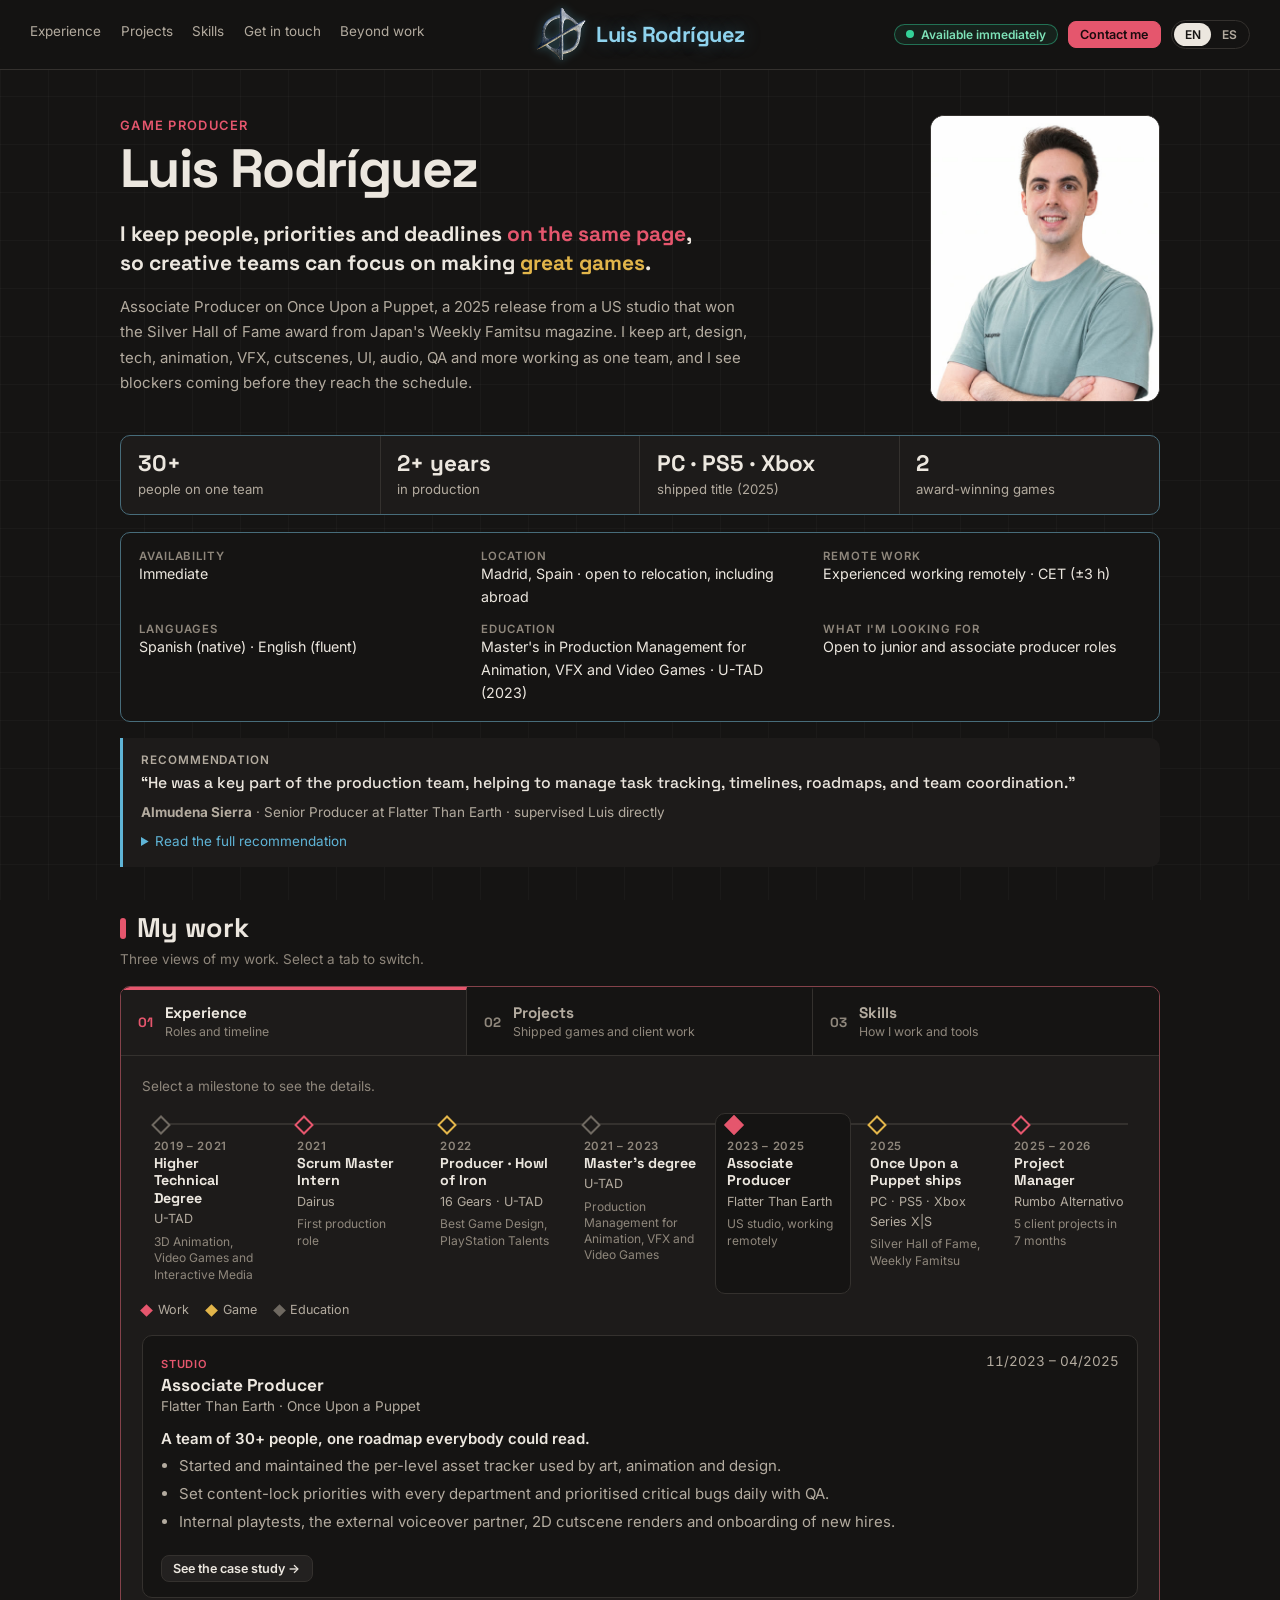
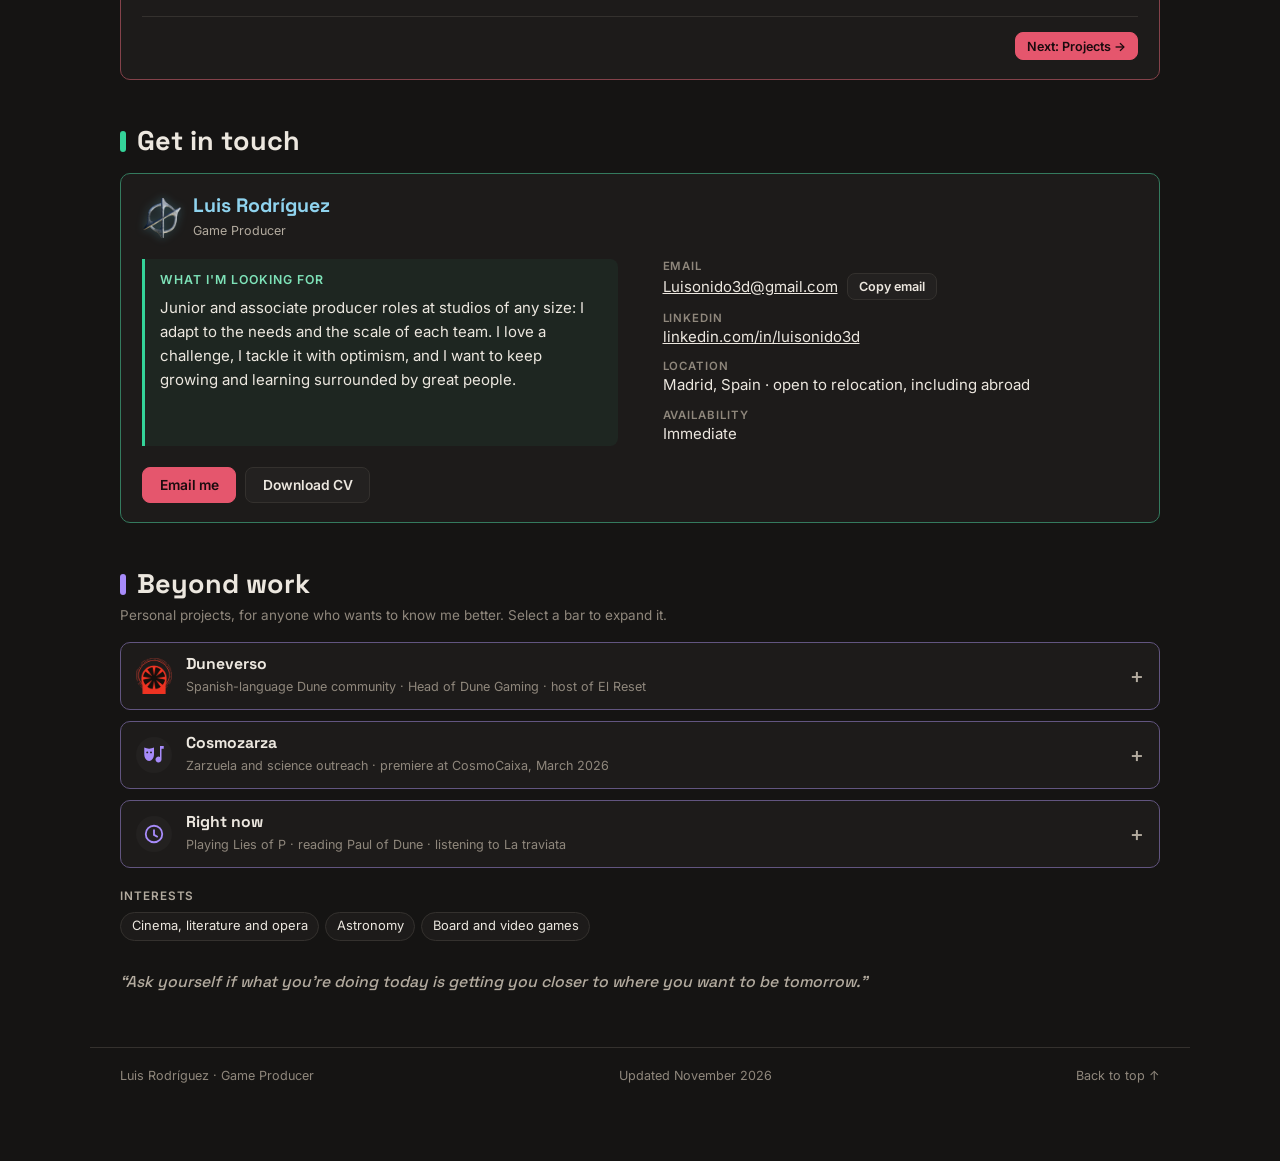
<file: index.html>
<!doctype html>
<html lang="en">
<head>
  <meta charset="utf-8">
  <meta name="viewport" content="width=device-width, initial-scale=1">
  <title>Luis Rodríguez — Game Producer</title>
  <meta name="description" content="Luis Rodríguez, Game Producer and Project Manager based in Madrid. Associate Producer on Once Upon a Puppet (PC, PS5, Xbox Series X|S, 2025). Available immediately.">
  <meta name="theme-color" content="#151413">
  <link rel="icon" href="favicon.png" type="image/png">
  <link rel="apple-touch-icon" href="img/apple-touch-icon.png">
  <link rel="canonical" href="https://luisonido3d.github.io/">
  <!-- link previews (LinkedIn, email, WhatsApp) -->
  <meta property="og:type" content="profile">
  <meta property="og:site_name" content="Luis Rodríguez">
  <meta property="og:title" content="Luis Rodríguez — Game Producer">
  <meta property="og:description" content="Associate Producer on Once Upon a Puppet (PC, PS5, Xbox, 2025). 2+ years in production. Available immediately · Madrid, open to relocation.">
  <meta property="og:url" content="https://luisonido3d.github.io/">
  <meta property="og:image" content="https://luisonido3d.github.io/img/og.png">
  <meta property="og:image:width" content="1200">
  <meta property="og:image:height" content="630">
  <meta name="twitter:card" content="summary_large_image">
  <link rel="preconnect" href="https://fonts.googleapis.com">
  <link rel="preconnect" href="https://fonts.gstatic.com" crossorigin>
  <link href="https://fonts.googleapis.com/css2?family=Space+Grotesk:wght@500;700&family=Inter:wght@400;500;600&display=swap" rel="stylesheet">
  <link rel="stylesheet" href="styles.css">
</head>
<body>
  <a class="skip" href="#work">Skip to my work</a>
  <header class="topbar">
    <nav class="nav" id="nav" aria-label="Sections"></nav>
    <a class="brand" href="#top" aria-label="Luis Rodríguez · back to top">
      <img class="emblem" src="img/logo.png" alt="" width="52" height="52"><span class="brand-name">Luis Rodríguez</span>
    </a>
    <div class="bar-right">
      <p class="status" id="topStatus"><span class="dot" aria-hidden="true"></span>Available immediately</p>
      <div class="contact-pop">
        <button class="btn btn-sm btn-primary" id="fabBtn" type="button" aria-expanded="false" aria-controls="fabPanel">Contact me</button>
        <div class="fab-panel" id="fabPanel" hidden></div>
      </div>
      <div class="switch" id="switch" data-lang="en" role="group" aria-label="Language">
        <button class="lang" type="button" data-lang="en" aria-pressed="true">EN</button>
        <button class="lang" type="button" data-lang="es" aria-pressed="false">ES</button>
      </div>
    </div>
  </header>

  <main id="top">
    <section class="hero" id="hero">
      <!-- Shown as-is when JavaScript is not available (crawlers, previews, strict browsers). -->
      <div class="hero-text">
        <p class="eyebrow">Game Producer</p>
        <h1>Luis Rodríguez</h1>
        <p class="headline">I keep people, priorities and deadlines on the same page, so creative teams can focus on making great games.</p>
        <p class="intro">Associate Producer on Once Upon a Puppet (Flatter Than Earth), released in 2025 for PC, PlayStation 5 and Xbox Series X|S. 2+ years in production. Madrid, Spain · open to relocation · remote experience (CET ±3 h). Spanish (native), English (fluent). Master's in Production Management for Animation, VFX and Video Games, U-TAD.</p>
        <p class="actions"><a class="btn btn-primary" href="mailto:Luisonido3d@gmail.com" target="_blank" rel="noopener">Luisonido3d@gmail.com</a> <a class="btn" href="https://www.linkedin.com/in/luisonido3d" target="_blank" rel="noopener">LinkedIn</a> <a class="btn" href="cv/Luis_Rodriguez_CV_GameProducer_EN.pdf" download target="_blank" rel="noopener">Download CV</a></p>
      </div>
    </section>
    <section class="figures" id="figures" aria-label="Key figures"></section>
    <section class="facts" id="facts"></section>
    <section class="rec" id="rec"></section>
    <section class="block" id="work">
      <div id="workHead"></div>
      <div class="board">
        <div class="tabs" id="tabs" role="tablist"></div>
        <div class="panel" id="panel" role="tabpanel"></div>
      </div>
    </section>
    <section class="block contact" id="contact"></section>
    <section class="block beyond" id="beyond"></section>
  </main>

  <footer class="footer" id="footer"></footer>
  <div class="doodles" id="doodles" aria-hidden="true"></div>

  <script src="data.js"></script>
  <script src="app.js"></script>
  <script src="worm.js"></script>
</body>
</html>
</file>
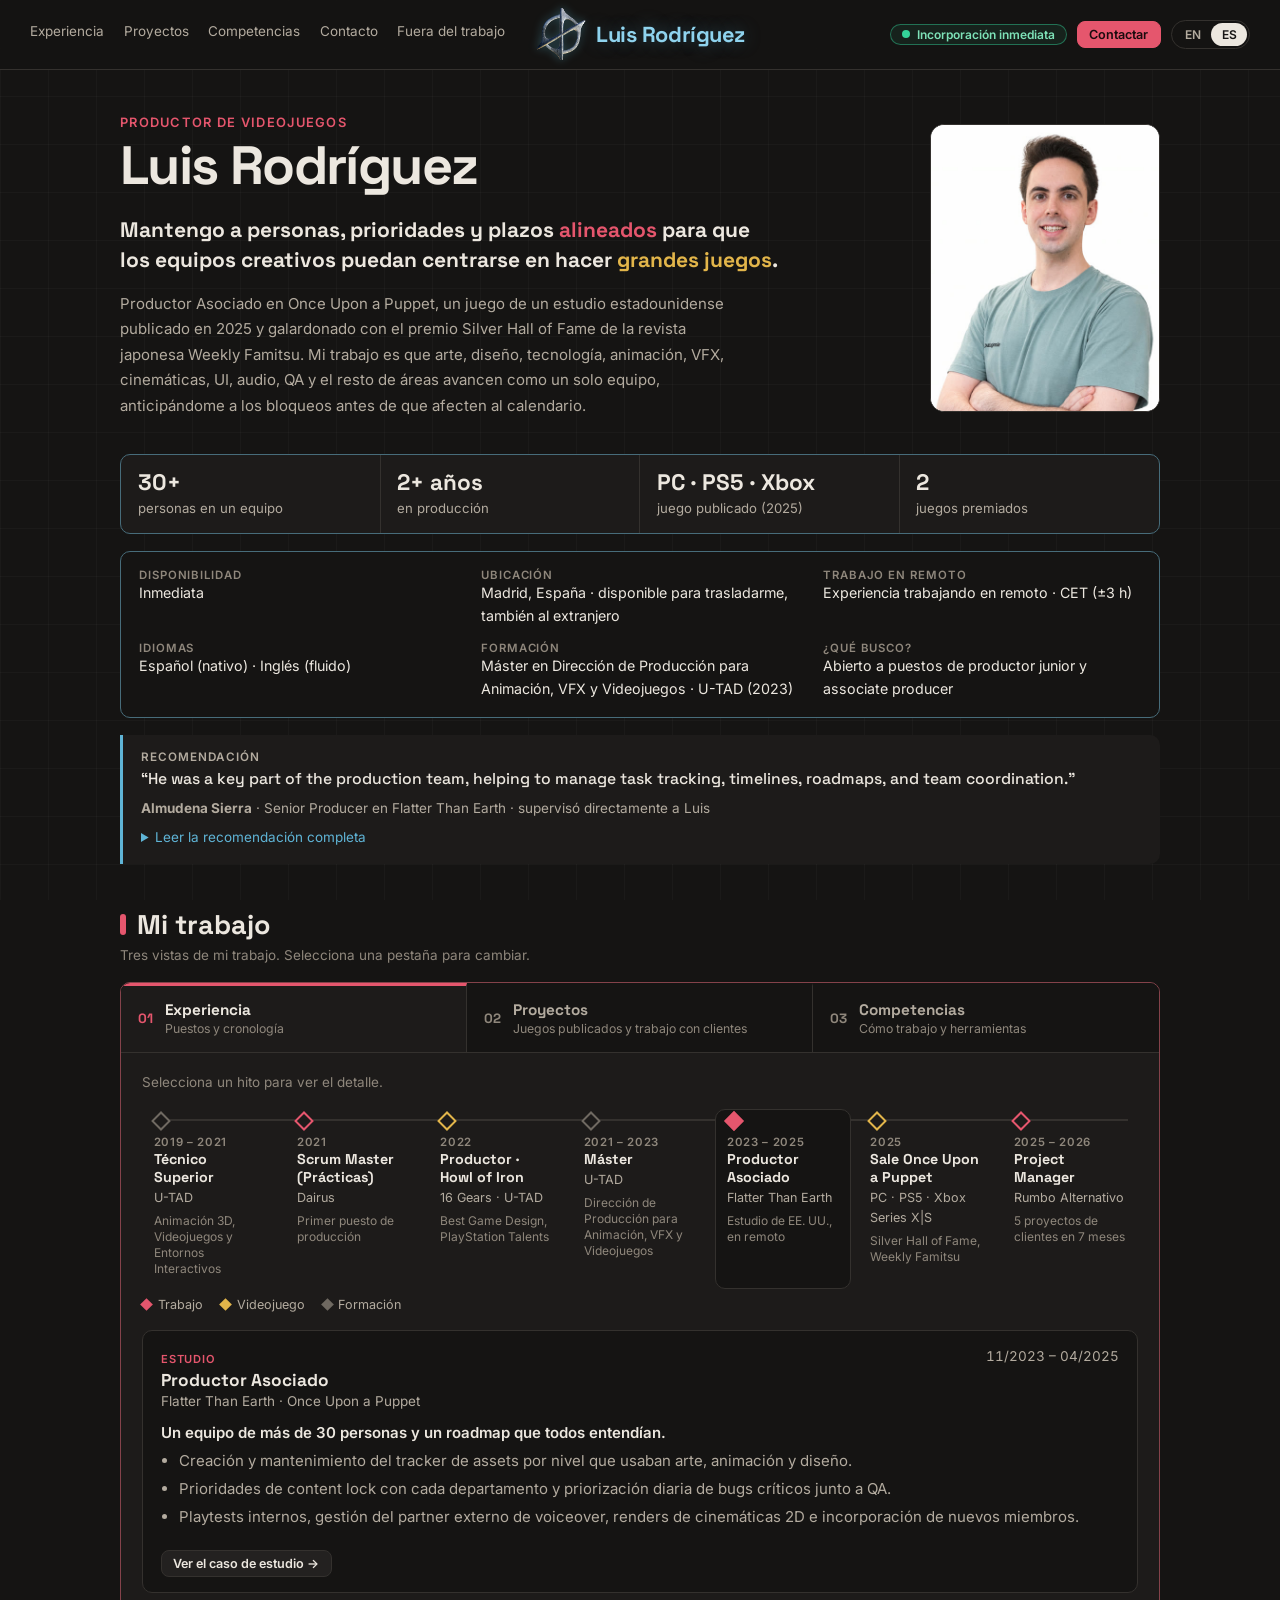
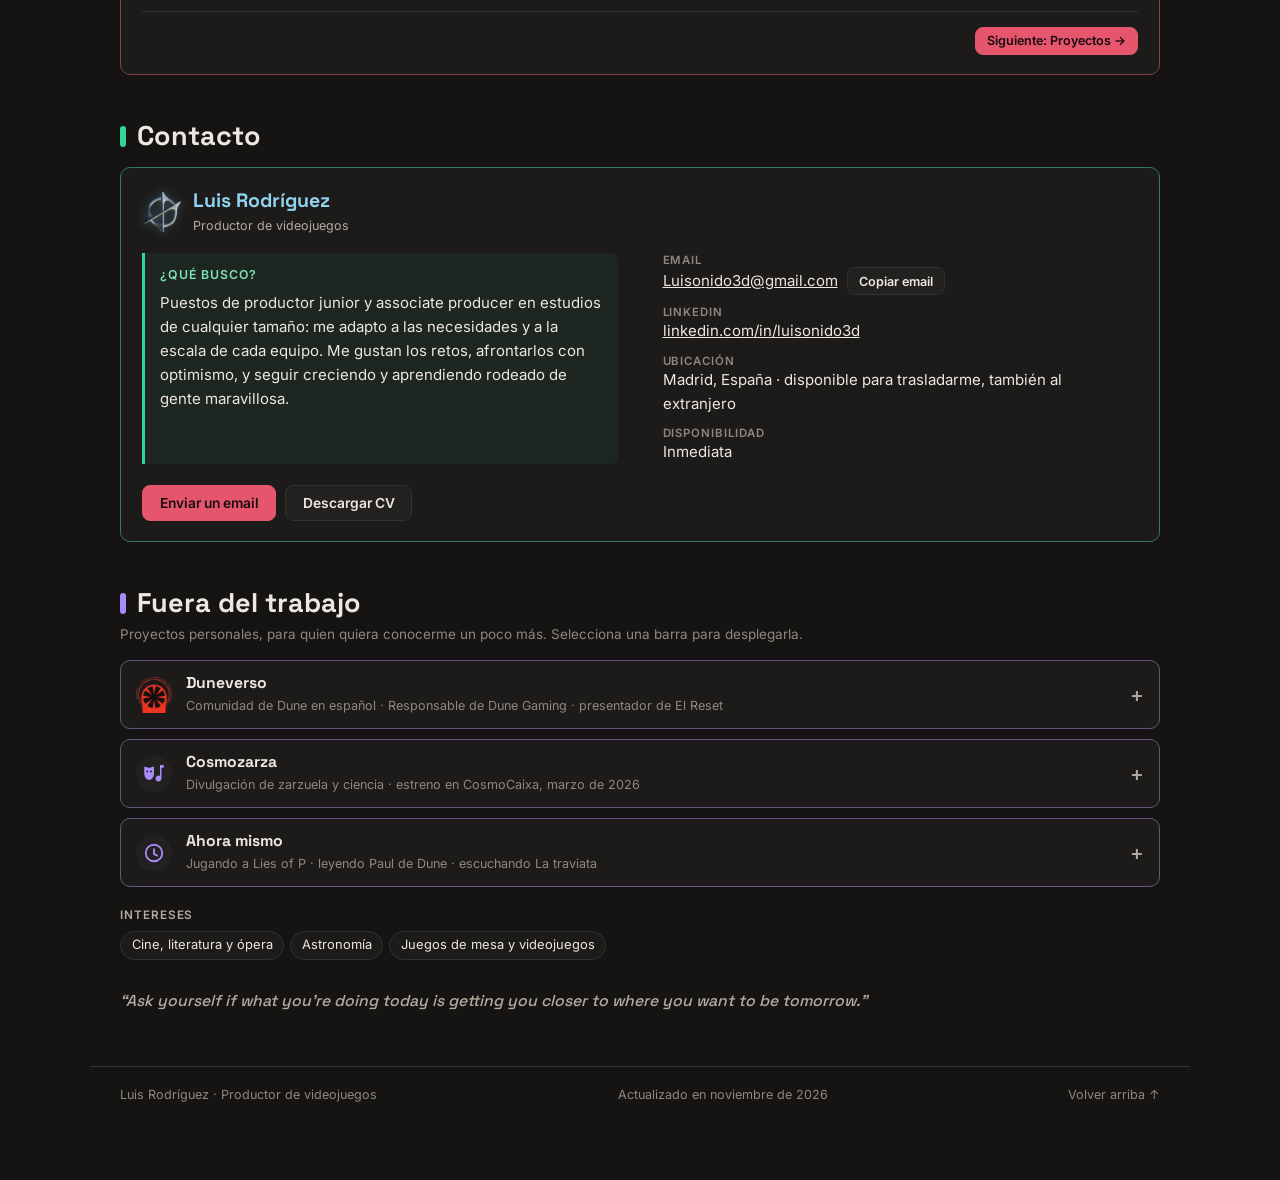
<file: es/index.html>
<!doctype html>
<html lang="es"><head><meta charset="utf-8">
<title>Luis Rodríguez — Productor de videojuegos</title>
<meta name="description" content="Productor Asociado de Once Upon a Puppet (PC, PS5, Xbox, 2025). 2+ años en producción. Incorporación inmediata.">
<meta property="og:type" content="profile">
<meta property="og:title" content="Luis Rodríguez — Productor de videojuegos">
<meta property="og:description" content="Productor Asociado de Once Upon a Puppet (PC, PS5, Xbox, 2025). 2+ años en producción. Incorporación inmediata.">
<meta property="og:url" content="https://luisonido3d.github.io/es/">
<meta property="og:image" content="https://luisonido3d.github.io/img/og.png">
<meta name="twitter:card" content="summary_large_image">
<link rel="icon" href="../favicon.png" type="image/png">
<meta http-equiv="refresh" content="0; url=../index.html?lang=es">
<script>location.replace("../index.html?lang=es" + location.search.replace(/^\?/, "&"));</script>
</head><body><a href="../index.html?lang=es">Luis Rodríguez — Productor de videojuegos</a></body></html>
</file>
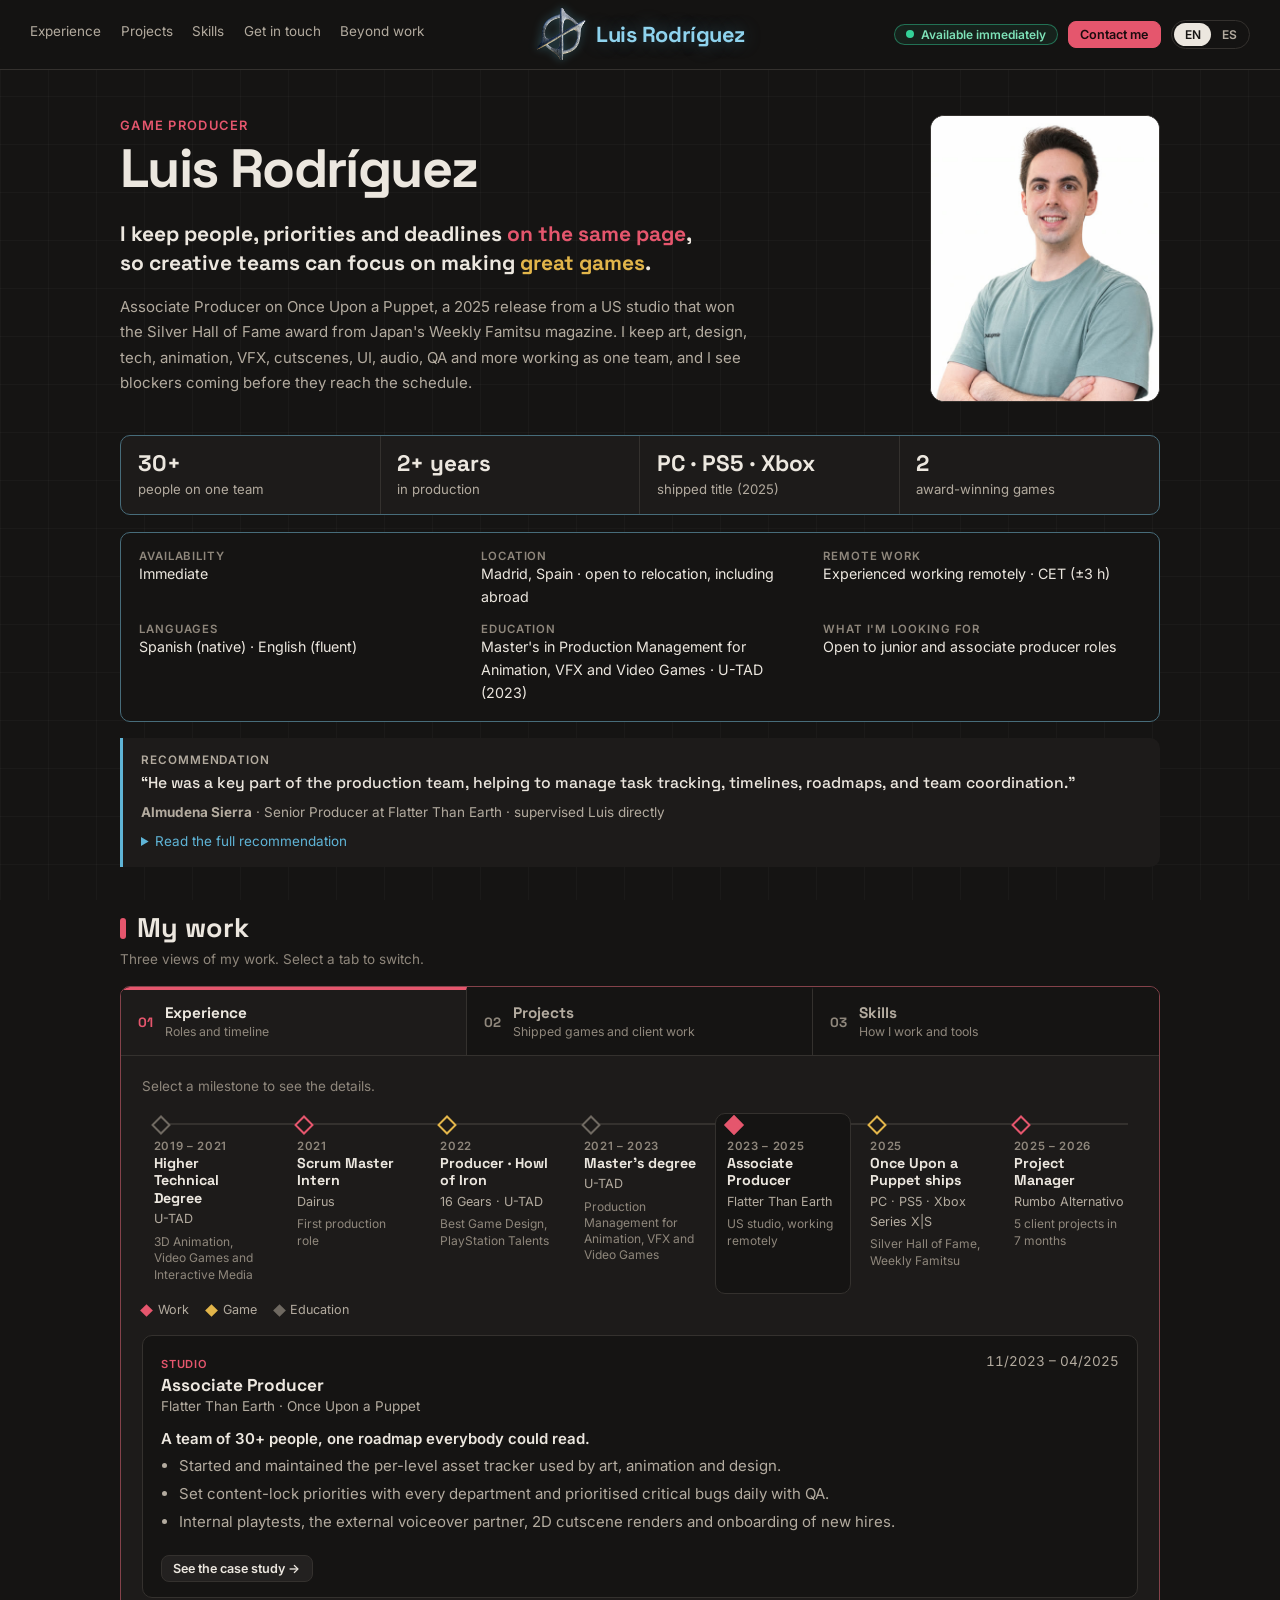
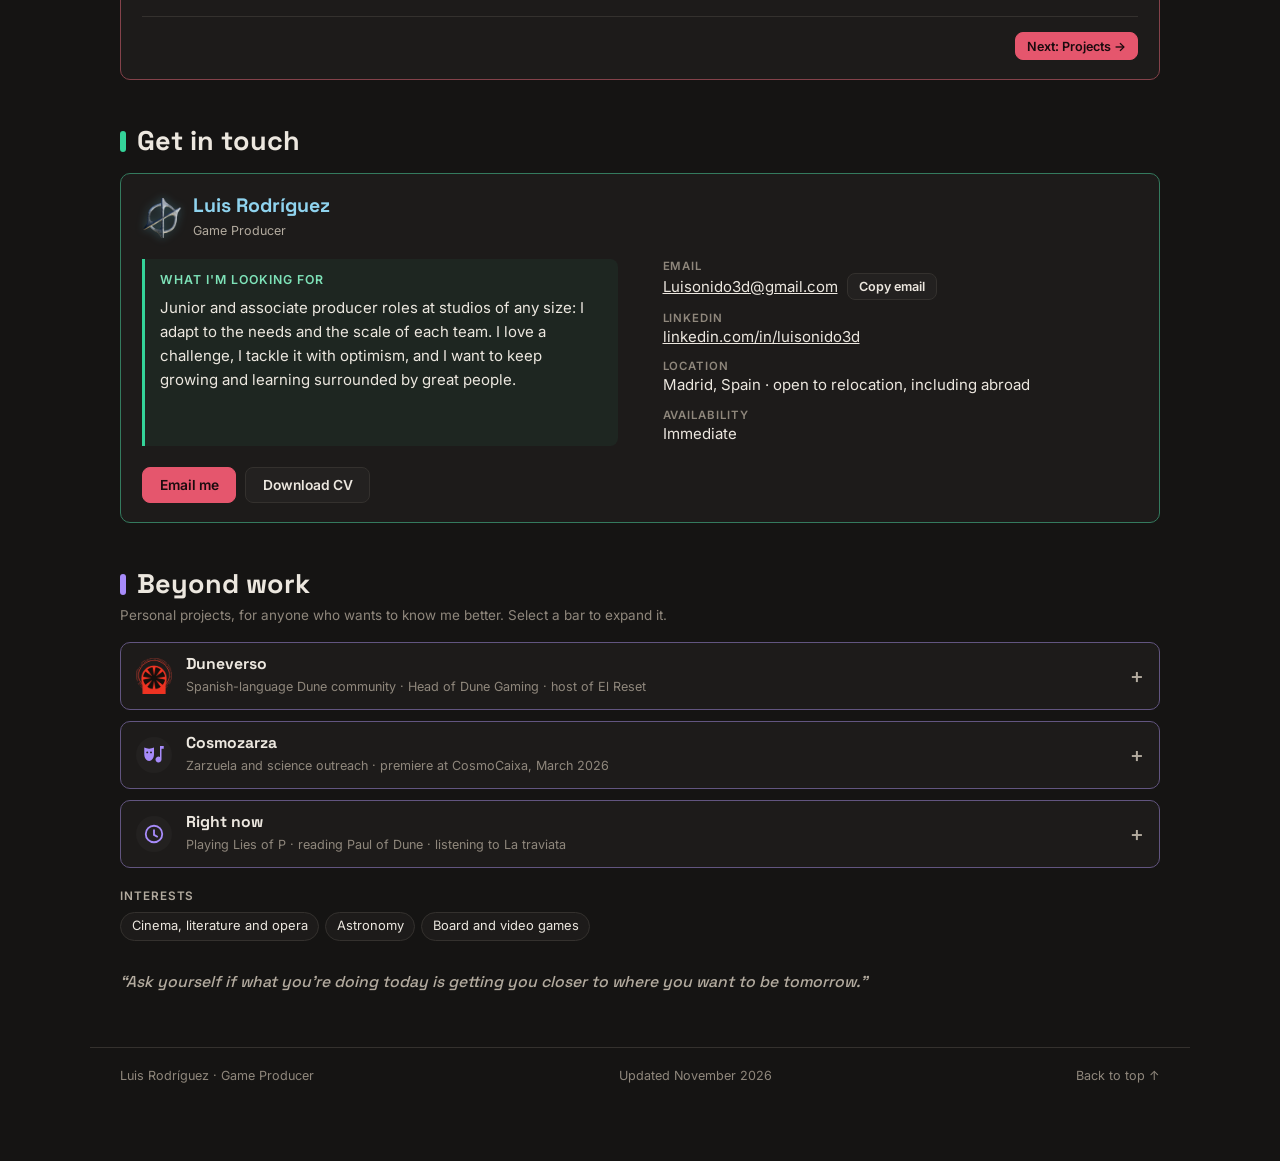
<file: game-producer/index.html>
<!doctype html>
<html lang="en"><head><meta charset="utf-8">
<title>Luis Rodríguez — Game Producer</title>
<meta name="description" content="Associate Producer on Once Upon a Puppet (PC, PS5, Xbox, 2025). 2+ years in production. Available immediately.">
<meta property="og:type" content="profile">
<meta property="og:title" content="Luis Rodríguez — Game Producer">
<meta property="og:description" content="Associate Producer on Once Upon a Puppet (PC, PS5, Xbox, 2025). 2+ years in production. Available immediately.">
<meta property="og:url" content="https://luisonido3d.github.io/game-producer/">
<meta property="og:image" content="https://luisonido3d.github.io/img/og.png">
<meta name="twitter:card" content="summary_large_image">
<link rel="icon" href="../favicon.png" type="image/png">
<meta http-equiv="refresh" content="0; url=../index.html">
<script>location.replace("../index.html" + location.search.replace(/^\?/, "?"));</script>
</head><body><a href="../index.html">Luis Rodríguez — Game Producer</a></body></html>
</file>
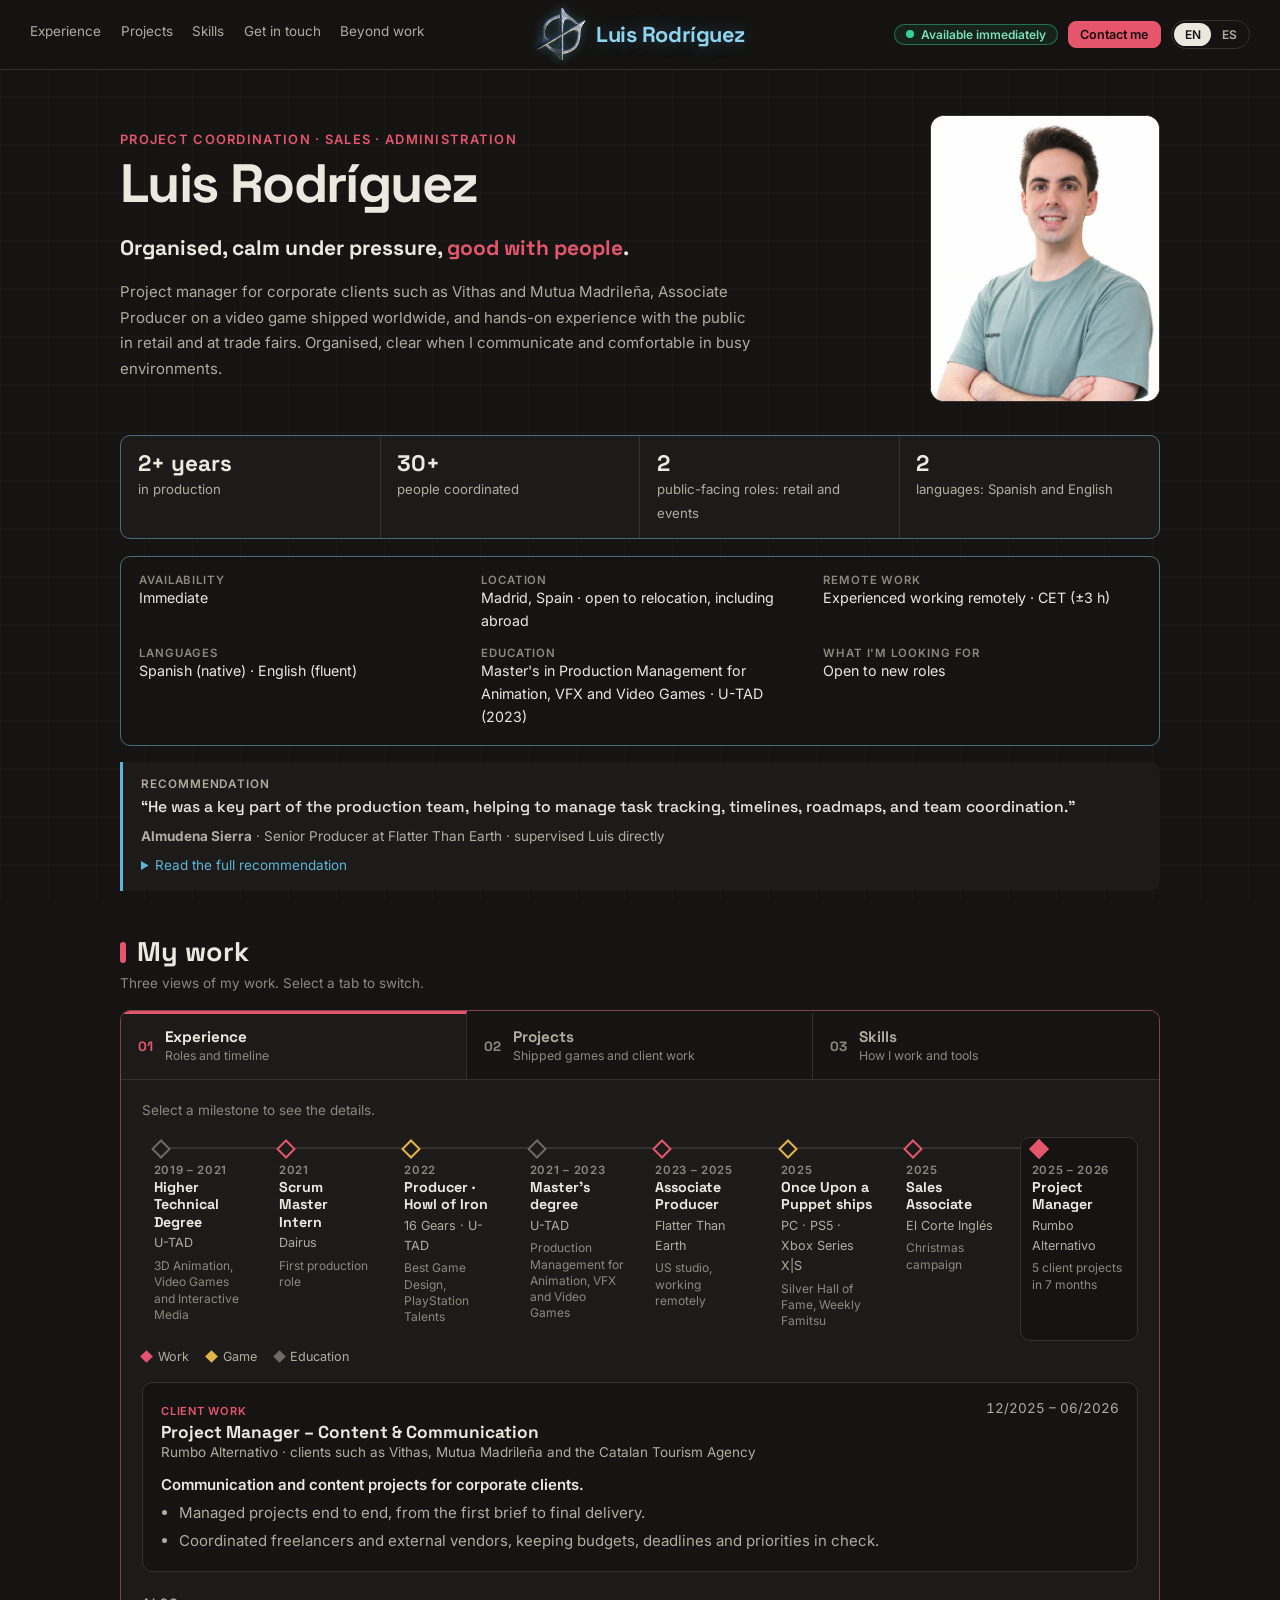
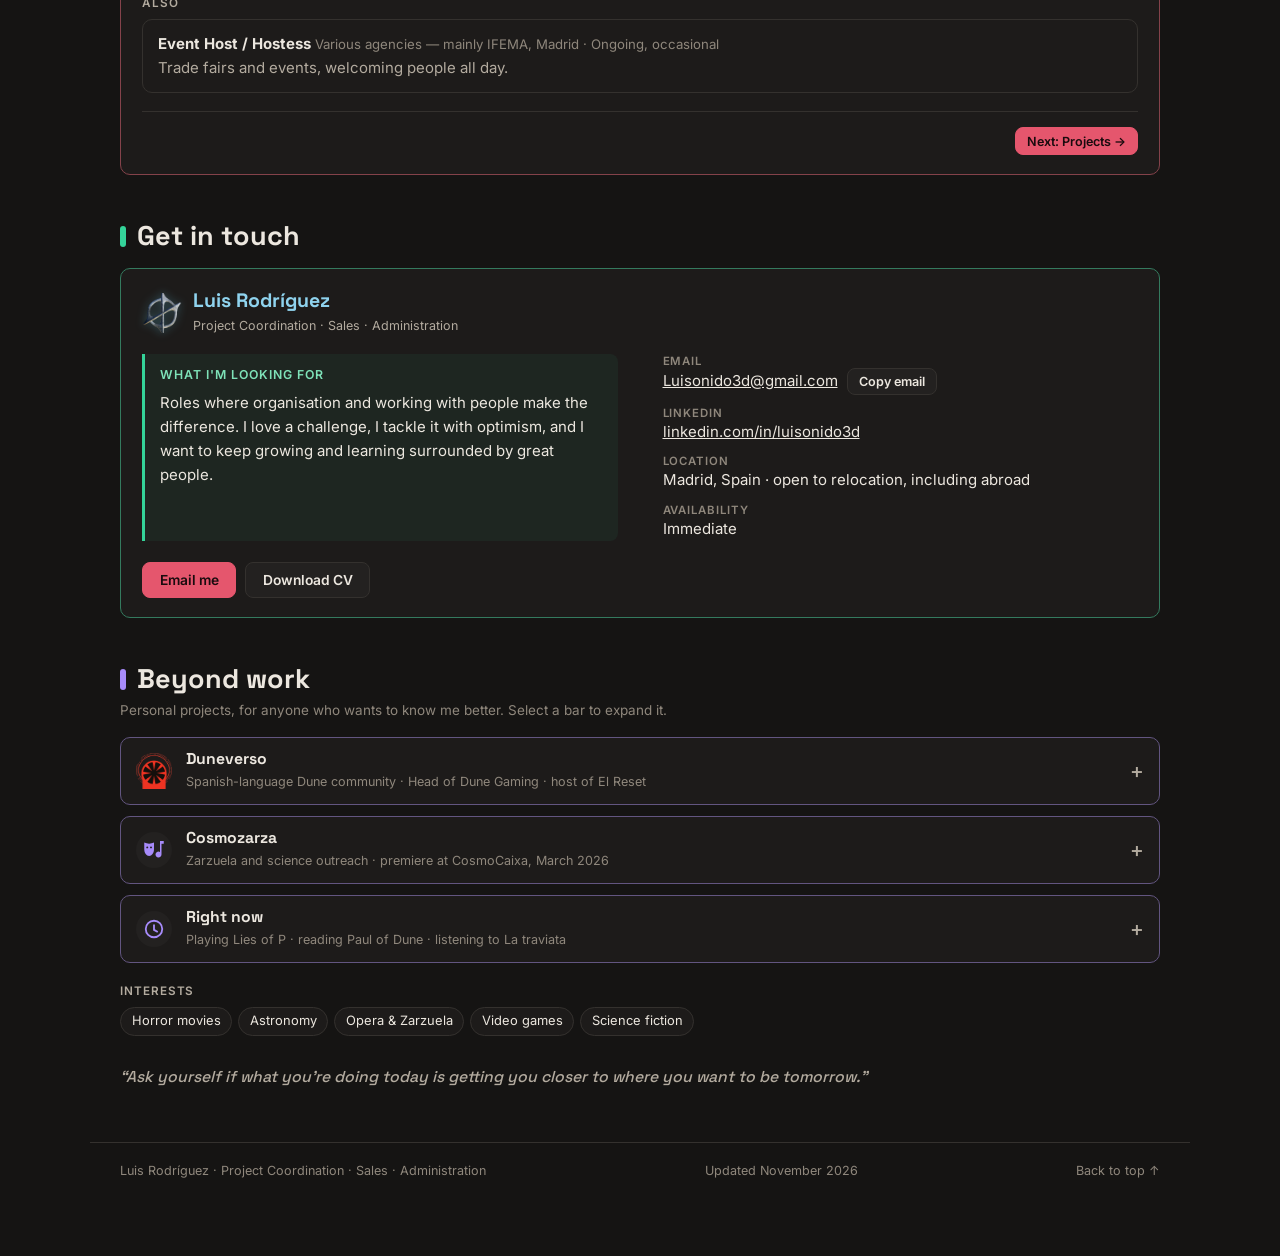
<file: general/index.html>
<!doctype html>
<html lang="en"><head><meta charset="utf-8">
<title>Luis Rodríguez — Project Coordination · Sales · Administration</title>
<meta name="description" content="Project management for corporate clients, a shipped video game and public-facing work in retail and events. Available immediately.">
<meta property="og:type" content="profile">
<meta property="og:title" content="Luis Rodríguez — Project Coordination · Sales · Administration">
<meta property="og:description" content="Project management for corporate clients, a shipped video game and public-facing work in retail and events. Available immediately.">
<meta property="og:url" content="https://luisonido3d.github.io/general/">
<meta property="og:image" content="https://luisonido3d.github.io/img/og.png">
<meta name="twitter:card" content="summary_large_image">
<link rel="icon" href="../favicon.png" type="image/png">
<meta http-equiv="refresh" content="0; url=../index.html?p=gen">
<script>location.replace("../index.html?p=gen" + location.search.replace(/^\?/, "&"));</script>
</head><body><a href="../index.html?p=gen">Luis Rodríguez — Project Coordination · Sales · Administration</a></body></html>
</file>
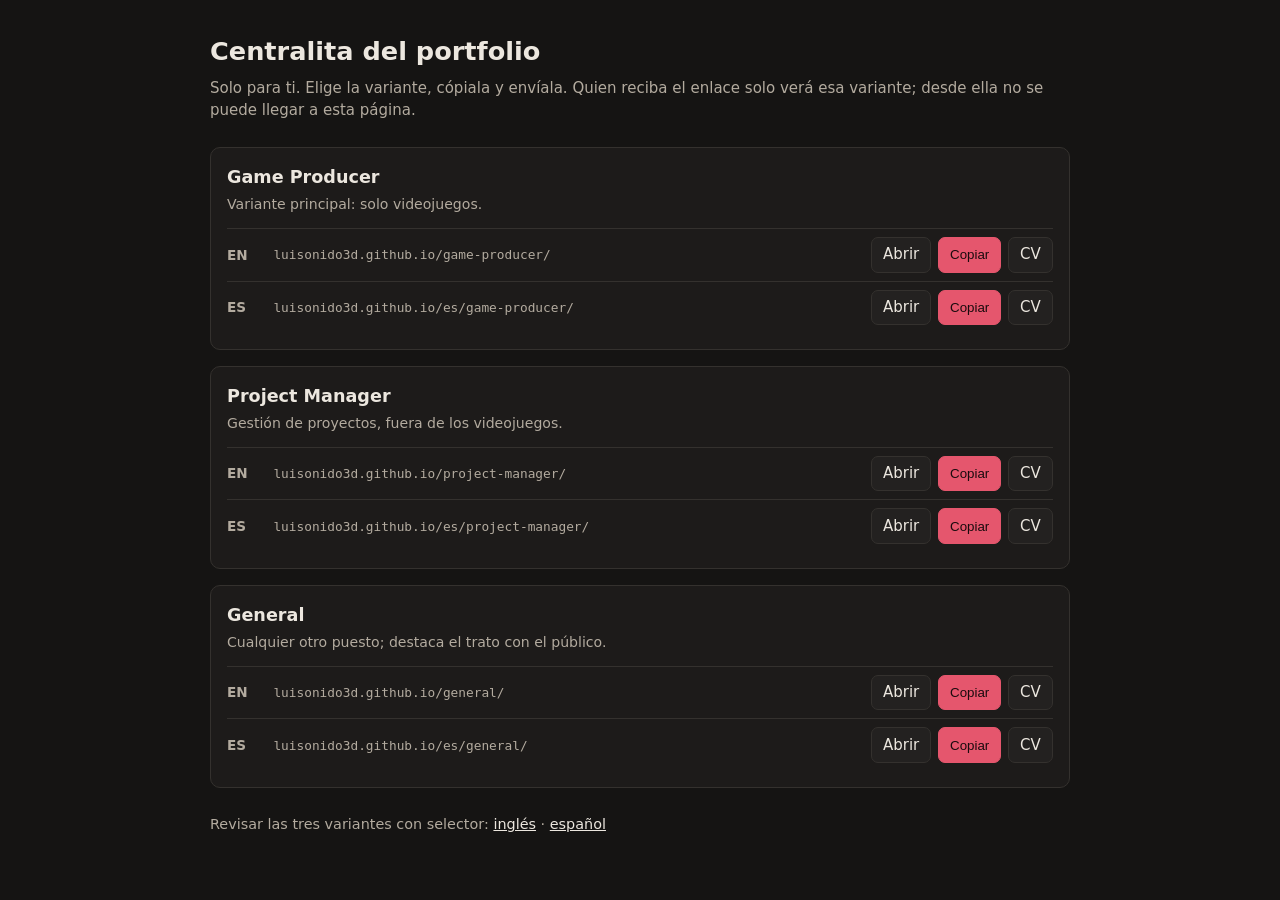
<file: portfolio/index.html>
<!doctype html>
<html lang="es">
<head>
  <meta charset="utf-8">
  <meta name="viewport" content="width=device-width, initial-scale=1">
  <meta name="robots" content="noindex, nofollow">
  <title>Centralita · variantes del portfolio</title>
  <link rel="icon" href="../favicon.png" type="image/png">
  <style>
    :root { --bg: #151413; --surface: #1d1b1a; --line: #34312e; --text: #ece7df; --muted: #b3ab9f; --accent: #e5566d; }
    * { box-sizing: border-box; margin: 0; }
    body { background: var(--bg); color: var(--text); font: 15px/1.5 Inter, system-ui, sans-serif; padding: 2rem 1rem; }
    main { max-width: 860px; margin: 0 auto; }
    h1 { font-size: 1.6rem; } .note { color: var(--muted); margin: .4rem 0 1.6rem; }
    .grid { display: grid; grid-template-columns: 1fr; gap: 1rem; }
    .card { padding: 1rem; border: 1px solid var(--line); border-radius: 10px; background: var(--surface); }
    .card h2 { font-size: 1.1rem; margin-bottom: .2rem; } .card p { color: var(--muted); font-size: .88rem; margin-bottom: .8rem; }
    .row { display: grid; grid-template-columns: 2.4rem 1fr auto; align-items: center; gap: .5rem; padding: .5rem 0; border-top: 1px solid var(--line); }
    .lang { font-weight: 700; color: var(--muted); font-size: .85rem; }
    code { font-size: .8rem; color: var(--muted); word-break: break-all; }
    .btns { display: flex; gap: .4rem; }
    a.btn, button { padding: .35rem .7rem; border: 1px solid var(--line); border-radius: 7px; background: #232120; color: var(--text); font: 600 .82rem inherit; text-decoration: none; cursor: pointer; white-space: nowrap; }
    button.copy { background: var(--accent); border-color: var(--accent); color: #1a0b0e; }
    .preview { margin-top: 1.6rem; color: var(--muted); font-size: .9rem; } .preview a { color: var(--text); }
    @media (max-width: 760px) { .grid { grid-template-columns: 1fr; } }
  </style>
</head>
<body>
<main>
  <h1>Centralita del portfolio</h1>
  <p class="note">Solo para ti. Elige la variante, cópiala y envíala. Quien reciba el enlace solo verá esa variante; desde ella no se puede llegar a esta página.</p>
  <div class="grid" id="grid"></div>
  <p class="preview">Revisar las tres variantes con selector: <a href="../index.html?preview">inglés</a> · <a href="../es/index.html?preview">español</a></p>
</main>
<script>
  const BASE = "https://luisonido3d.github.io/";
  const VARIANTS = [
    ["Game Producer", "Variante principal: solo videojuegos.", [["EN", "game-producer/", "GameProducer_EN"], ["ES", "es/game-producer/", "GameProducer_ES"]]],
    ["Project Manager", "Gestión de proyectos, fuera de los videojuegos.", [["EN", "project-manager/", "ProjectManager_EN"], ["ES", "es/project-manager/", "ProjectManager_ES"]]],
    ["General", "Cualquier otro puesto; destaca el trato con el público.", [["EN", "general/", "General_EN"], ["ES", "es/general/", "General_ES"]]],
  ];
  document.getElementById("grid").innerHTML = VARIANTS.map(([name, desc, links]) => `
    <section class="card"><h2>${name}</h2><p>${desc}</p>
      ${links.map(([lang, path, cv]) => `<div class="row"><span class="lang">${lang}</span><code>${BASE.replace("https://", "")}${path}</code>
        <span class="btns"><a class="btn" href="../${path}index.html" target="_blank" rel="noopener">Abrir</a><button class="copy" type="button" data-url="${BASE}${path}">Copiar</button><a class="btn" href="../cv/Luis_Rodriguez_CV_${cv}.pdf" download>CV</a></span></div>`).join("")}
    </section>`).join("");
  document.addEventListener("click", (e) => {
    const b = e.target.closest("button.copy");
    if (!b) return;
    navigator.clipboard.writeText(b.dataset.url).then(() => { b.textContent = "Copiado"; setTimeout(() => (b.textContent = "Copiar"), 1500); });
  });
</script>
</body>
</html>
</file>
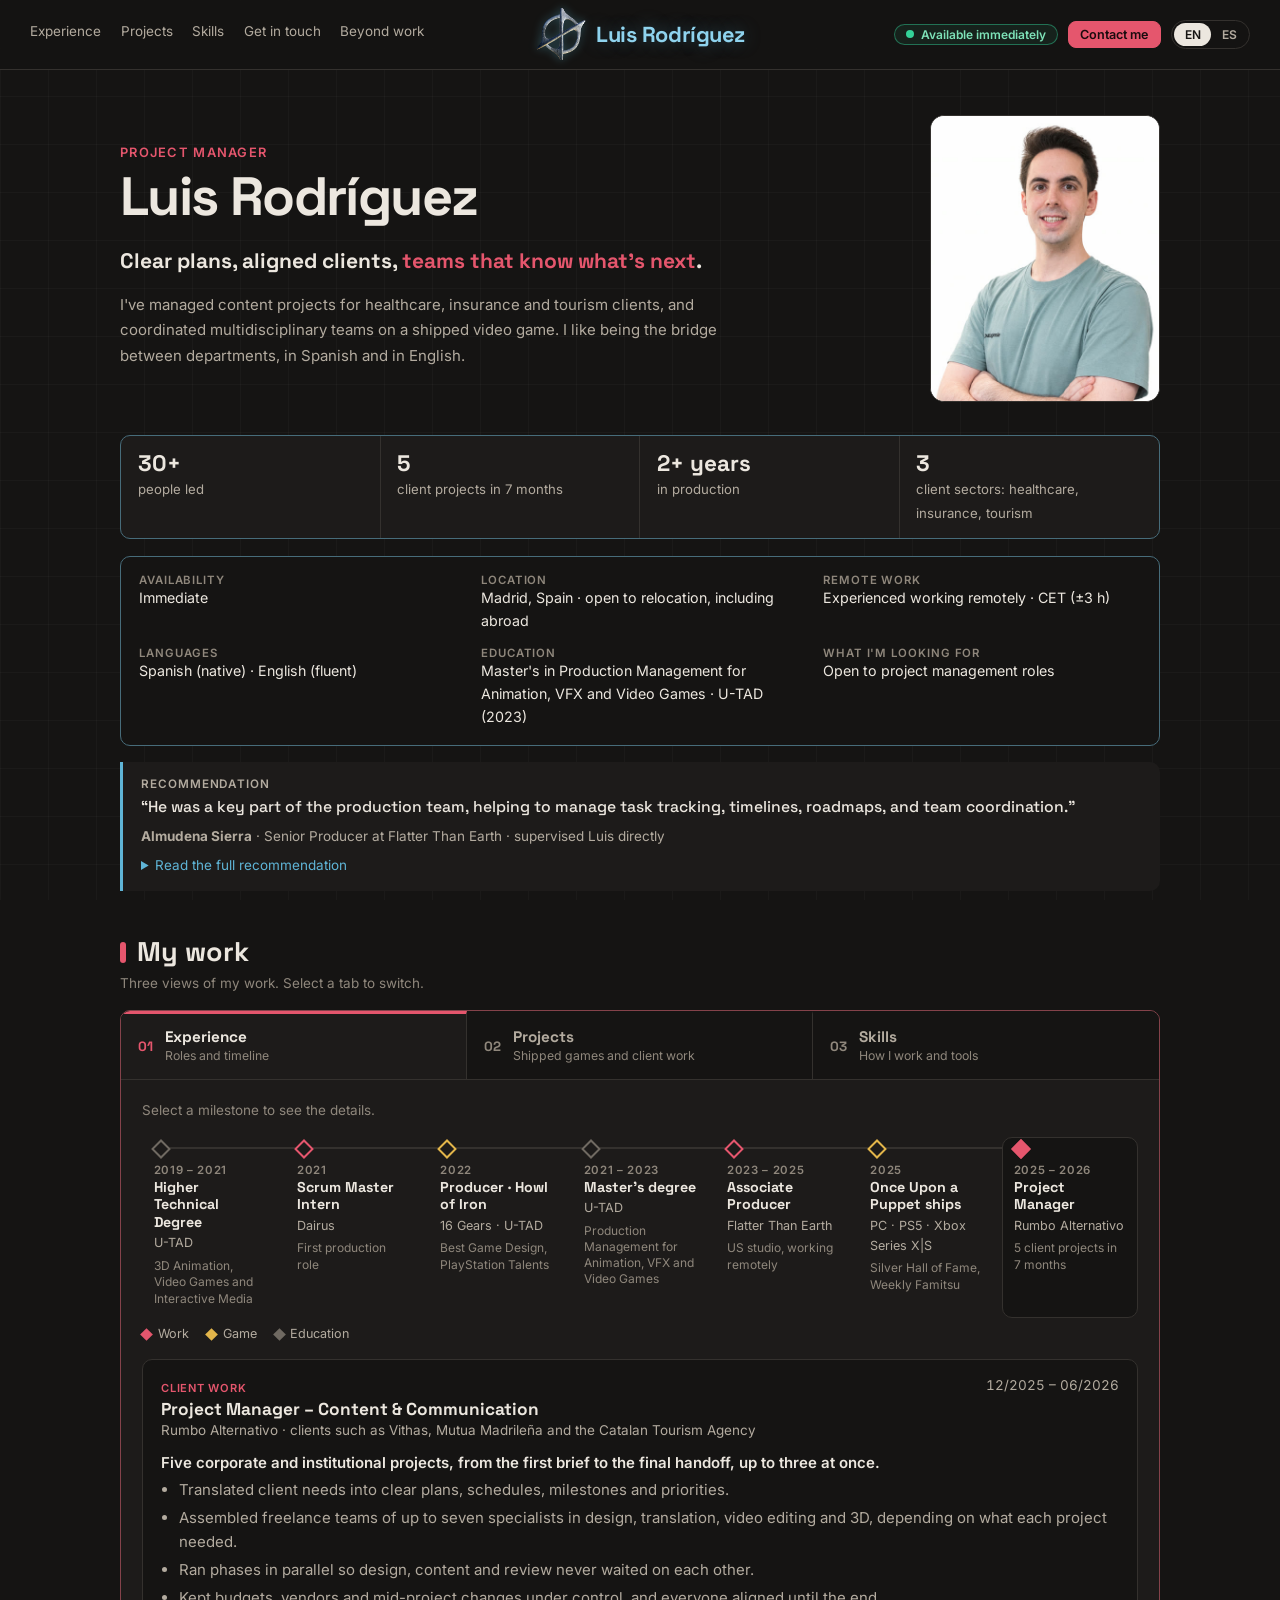
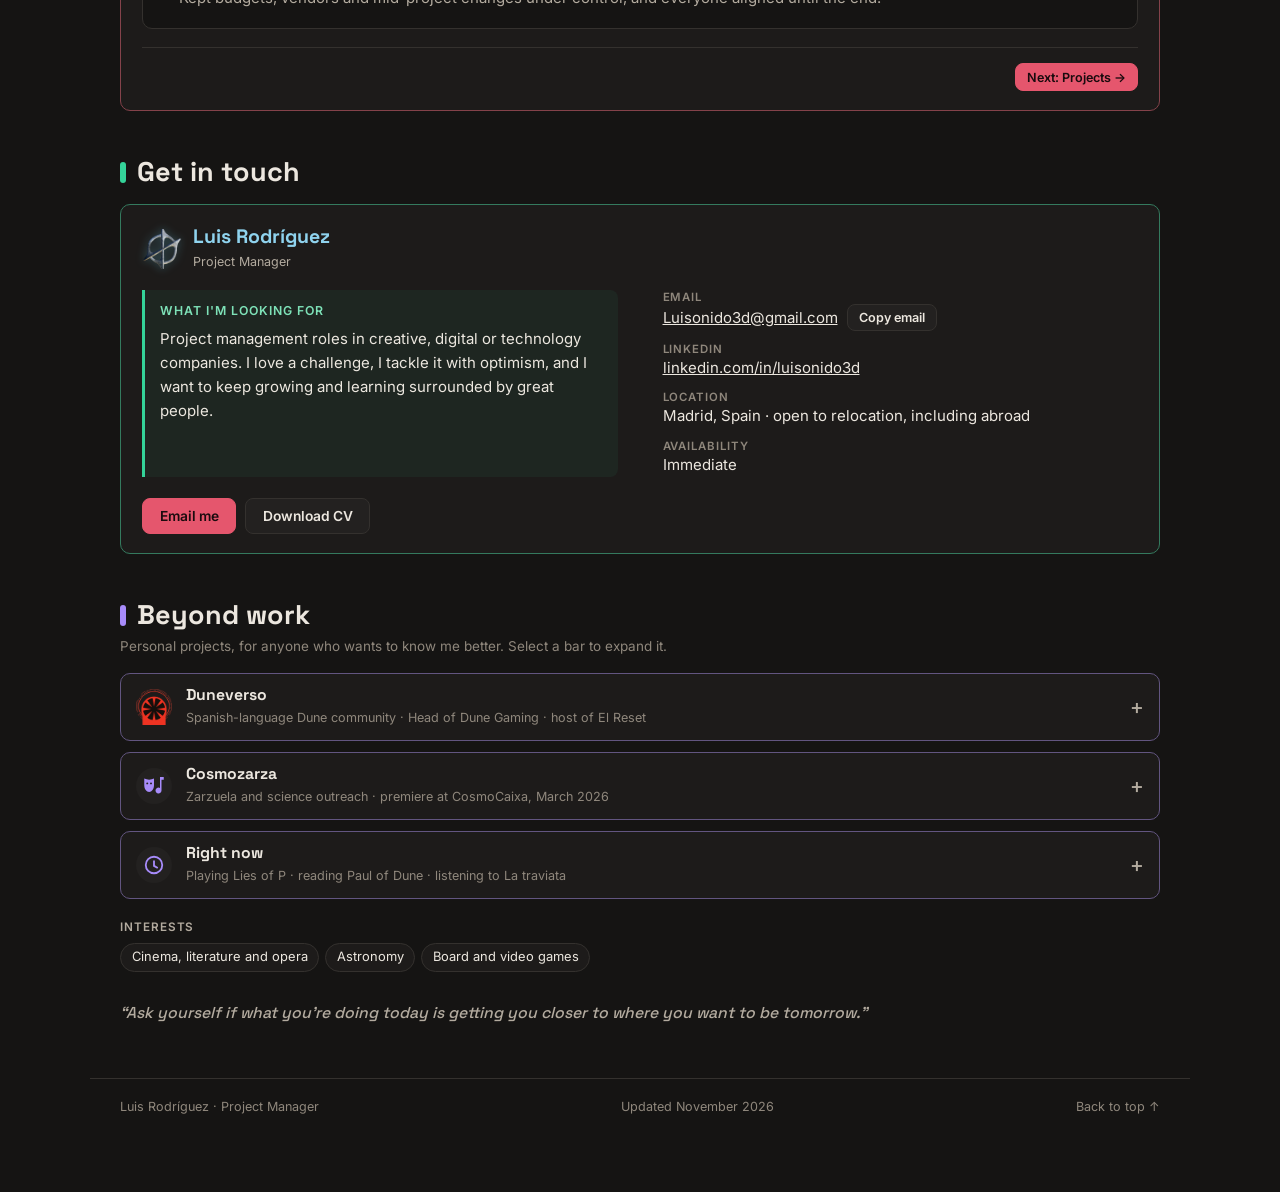
<file: project-manager/index.html>
<!doctype html>
<html lang="en"><head><meta charset="utf-8">
<title>Luis Rodríguez — Project Manager</title>
<meta name="description" content="Project Manager with 2+ years in production: client projects for healthcare, insurance and tourism, and a shipped video game. Available immediately.">
<meta property="og:type" content="profile">
<meta property="og:title" content="Luis Rodríguez — Project Manager">
<meta property="og:description" content="Project Manager with 2+ years in production: client projects for healthcare, insurance and tourism, and a shipped video game. Available immediately.">
<meta property="og:url" content="https://luisonido3d.github.io/project-manager/">
<meta property="og:image" content="https://luisonido3d.github.io/img/og.png">
<meta name="twitter:card" content="summary_large_image">
<link rel="icon" href="../favicon.png" type="image/png">
<meta http-equiv="refresh" content="0; url=../index.html?p=pm">
<script>location.replace("../index.html?p=pm" + location.search.replace(/^\?/, "&"));</script>
</head><body><a href="../index.html?p=pm">Luis Rodríguez — Project Manager</a></body></html>
</file>
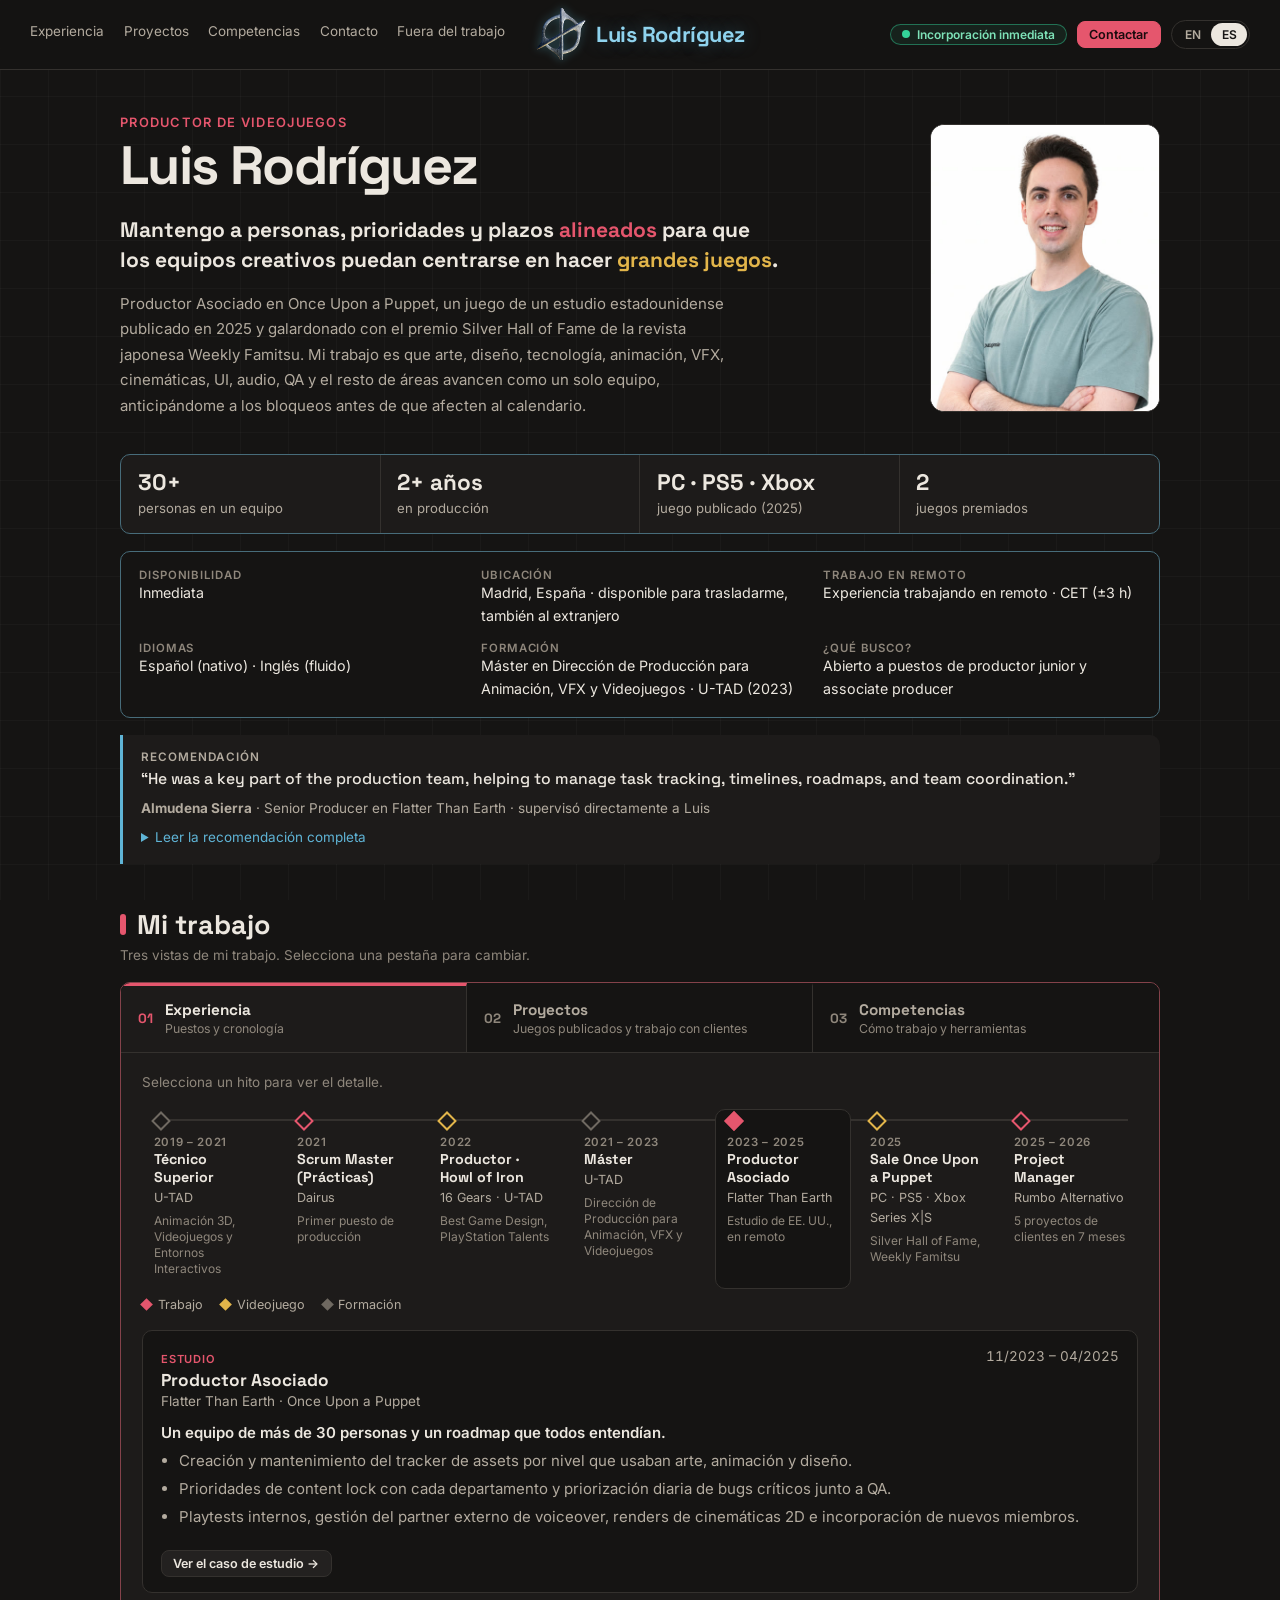
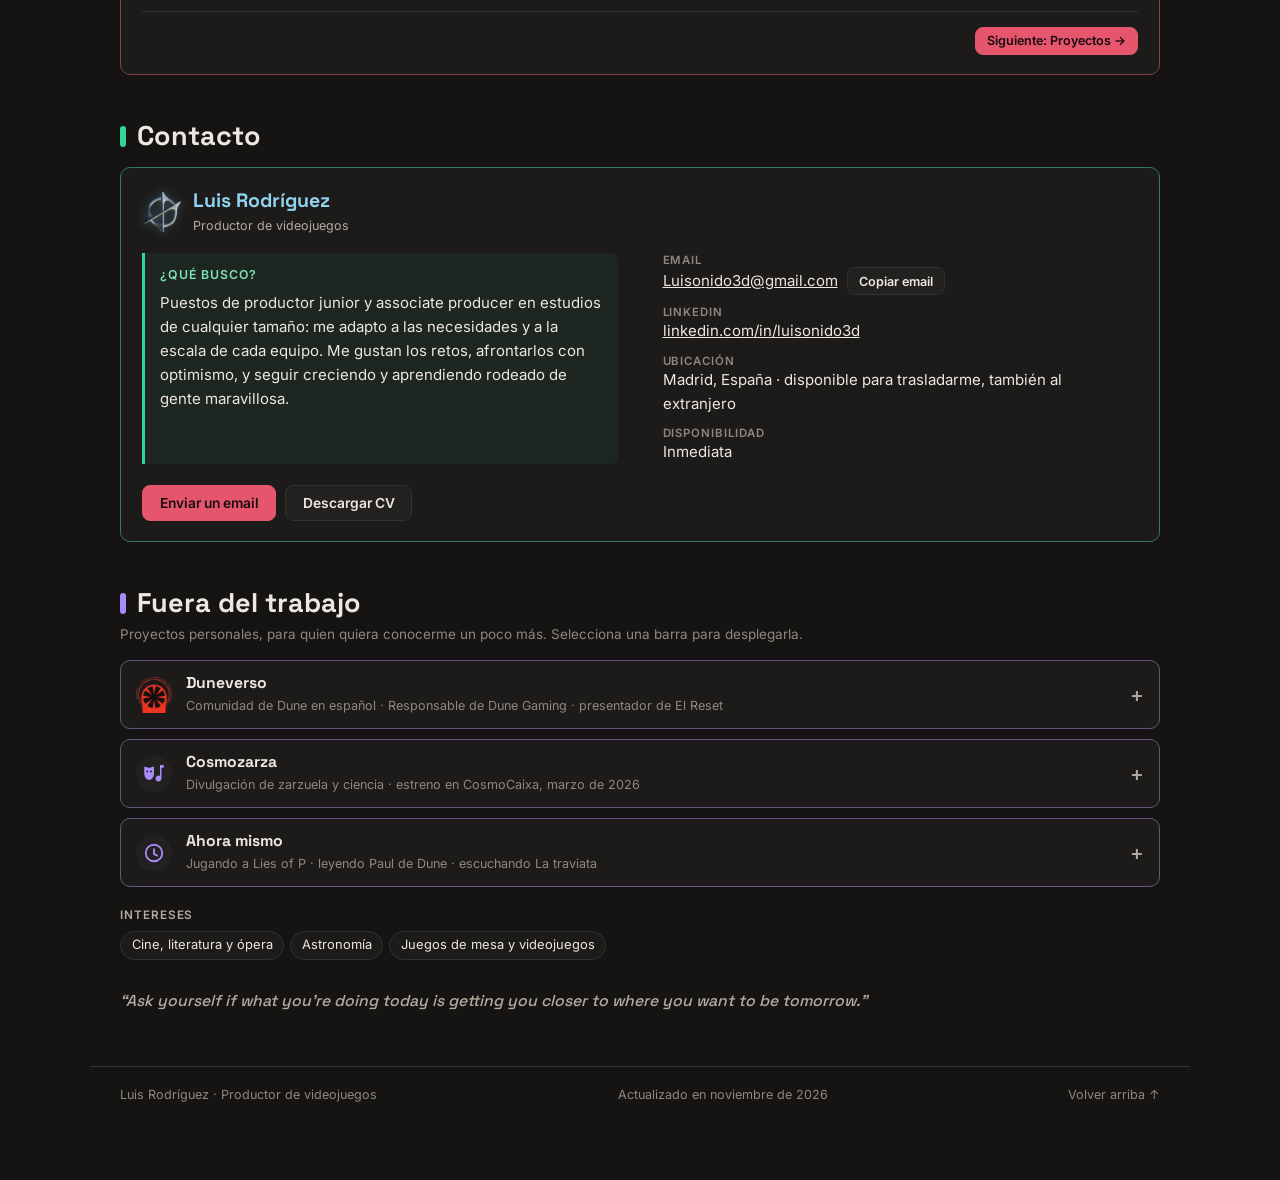
<file: es/game-producer/index.html>
<!doctype html>
<html lang="es"><head><meta charset="utf-8">
<title>Luis Rodríguez — Productor de videojuegos</title>
<meta name="description" content="Productor Asociado de Once Upon a Puppet (PC, PS5, Xbox, 2025). 2+ años en producción. Incorporación inmediata.">
<meta property="og:type" content="profile">
<meta property="og:title" content="Luis Rodríguez — Productor de videojuegos">
<meta property="og:description" content="Productor Asociado de Once Upon a Puppet (PC, PS5, Xbox, 2025). 2+ años en producción. Incorporación inmediata.">
<meta property="og:url" content="https://luisonido3d.github.io/es/game-producer/">
<meta property="og:image" content="https://luisonido3d.github.io/img/og.png">
<meta name="twitter:card" content="summary_large_image">
<link rel="icon" href="../../favicon.png" type="image/png">
<meta http-equiv="refresh" content="0; url=../../index.html?lang=es">
<script>location.replace("../../index.html?lang=es" + location.search.replace(/^\?/, "&"));</script>
</head><body><a href="../../index.html?lang=es">Luis Rodríguez — Productor de videojuegos</a></body></html>
</file>
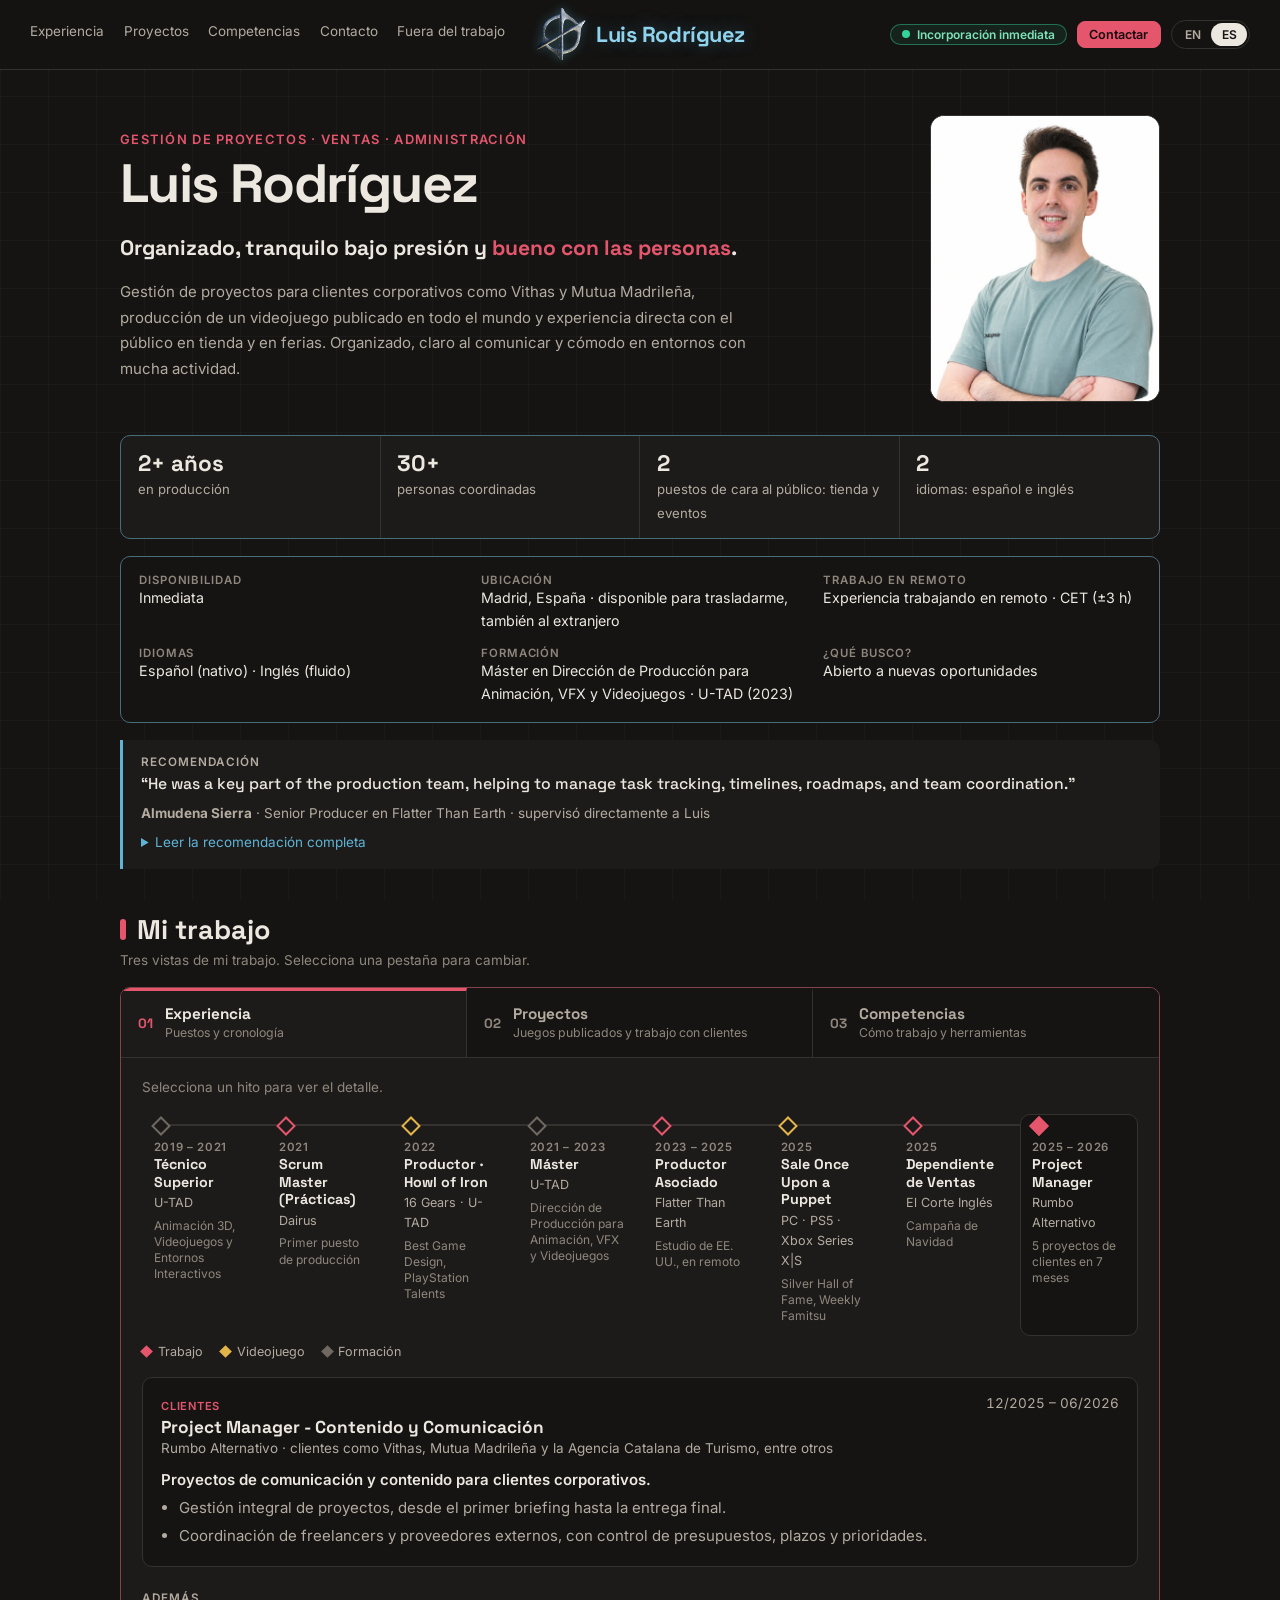
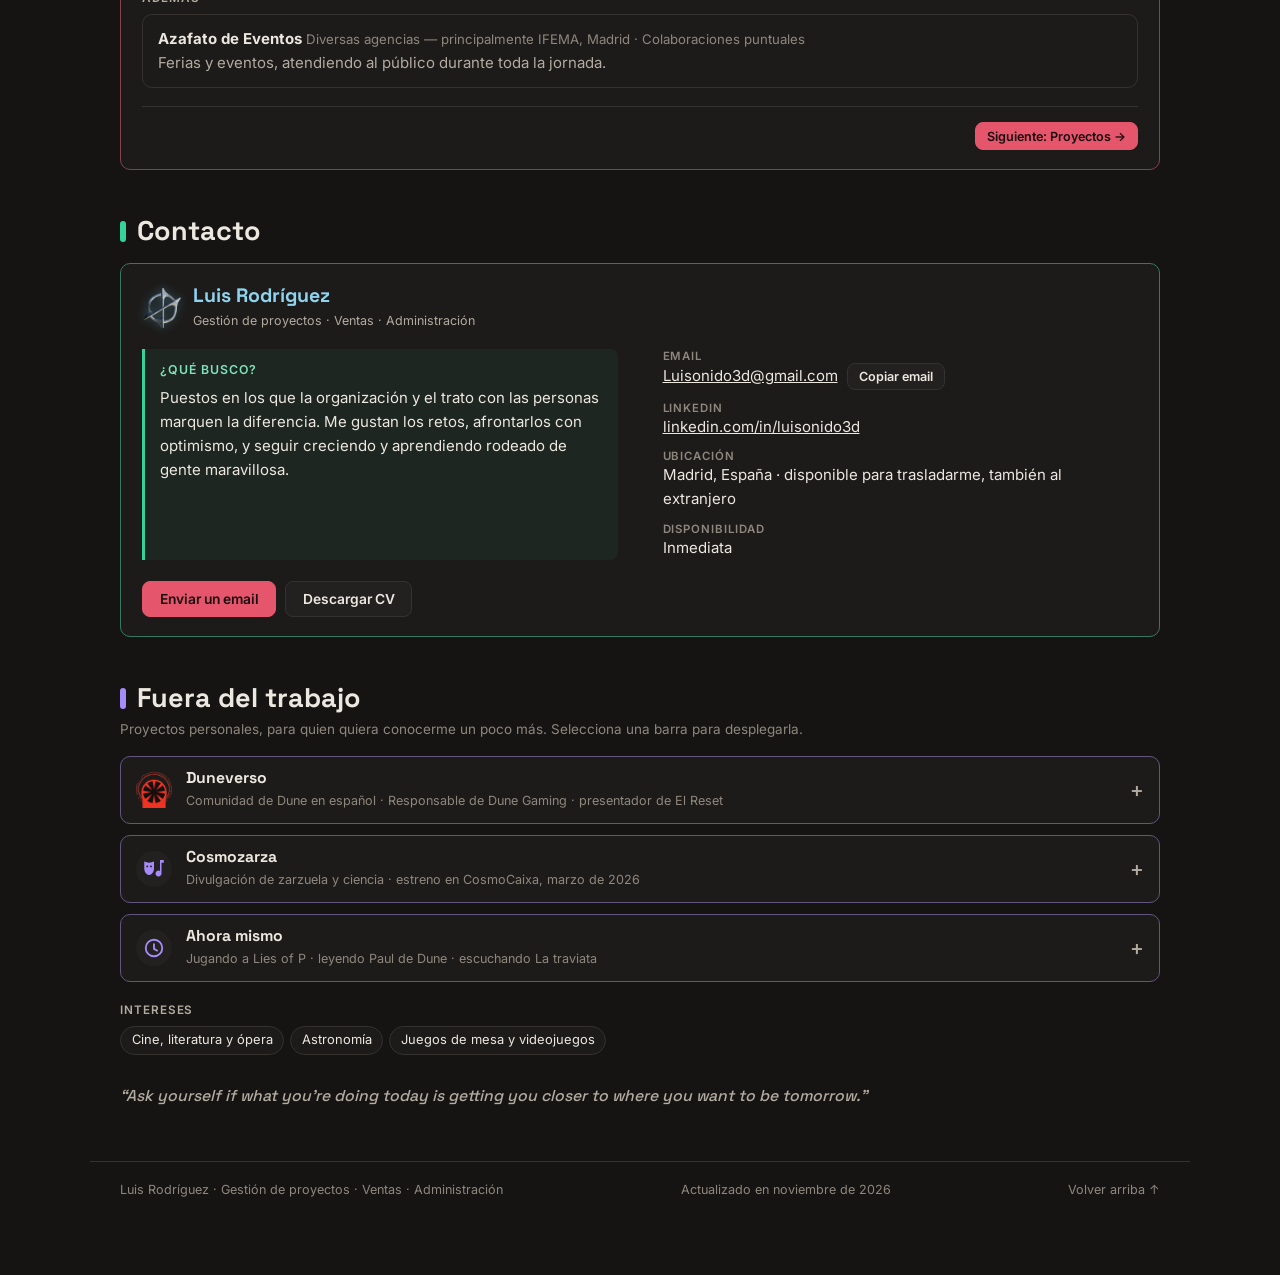
<file: es/general/index.html>
<!doctype html>
<html lang="es"><head><meta charset="utf-8">
<title>Luis Rodríguez — Gestión de proyectos · Ventas · Administración</title>
<meta name="description" content="Gestión de proyectos para clientes corporativos, un videojuego publicado y experiencia de cara al público en tienda y eventos. Incorporación inmediata.">
<meta property="og:type" content="profile">
<meta property="og:title" content="Luis Rodríguez — Gestión de proyectos · Ventas · Administración">
<meta property="og:description" content="Gestión de proyectos para clientes corporativos, un videojuego publicado y experiencia de cara al público en tienda y eventos. Incorporación inmediata.">
<meta property="og:url" content="https://luisonido3d.github.io/es/general/">
<meta property="og:image" content="https://luisonido3d.github.io/img/og.png">
<meta name="twitter:card" content="summary_large_image">
<link rel="icon" href="../../favicon.png" type="image/png">
<meta http-equiv="refresh" content="0; url=../../index.html?p=gen&lang=es">
<script>location.replace("../../index.html?p=gen&lang=es" + location.search.replace(/^\?/, "&"));</script>
</head><body><a href="../../index.html?p=gen&lang=es">Luis Rodríguez — Gestión de proyectos · Ventas · Administración</a></body></html>
</file>
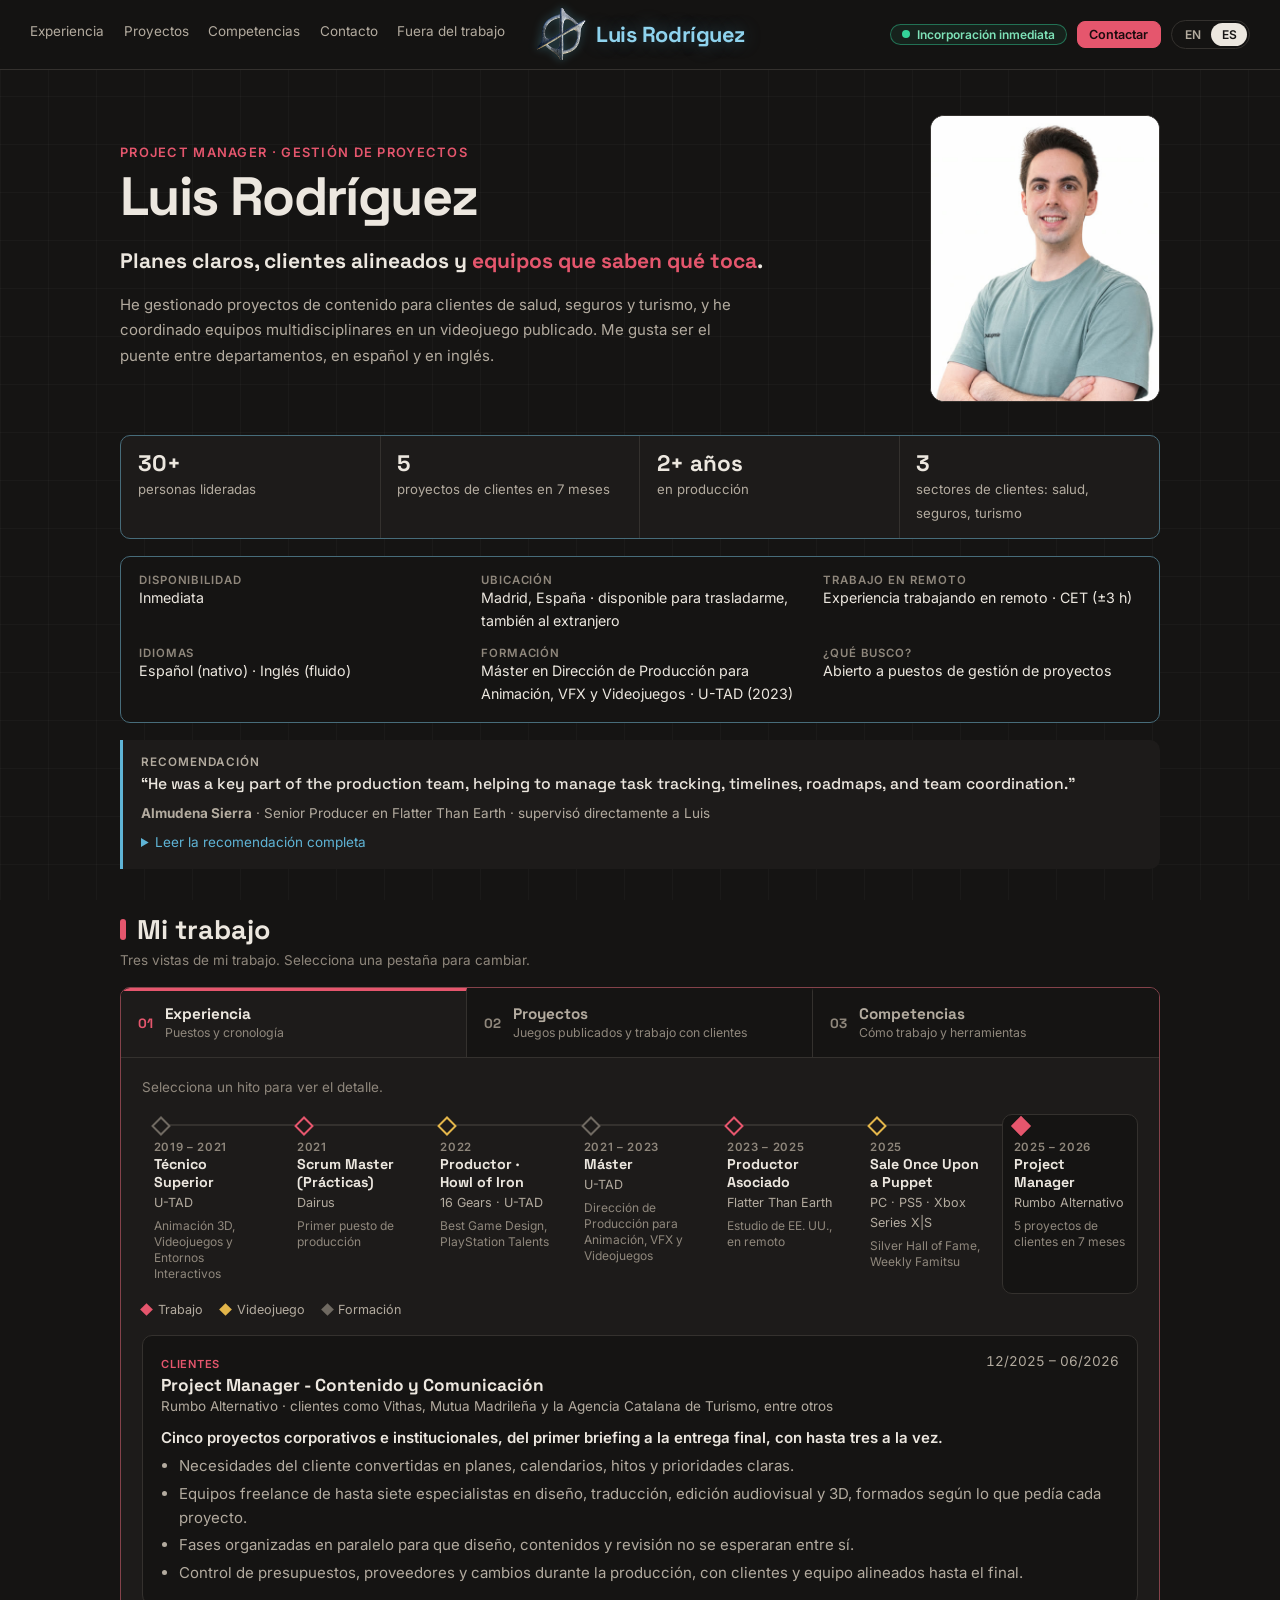
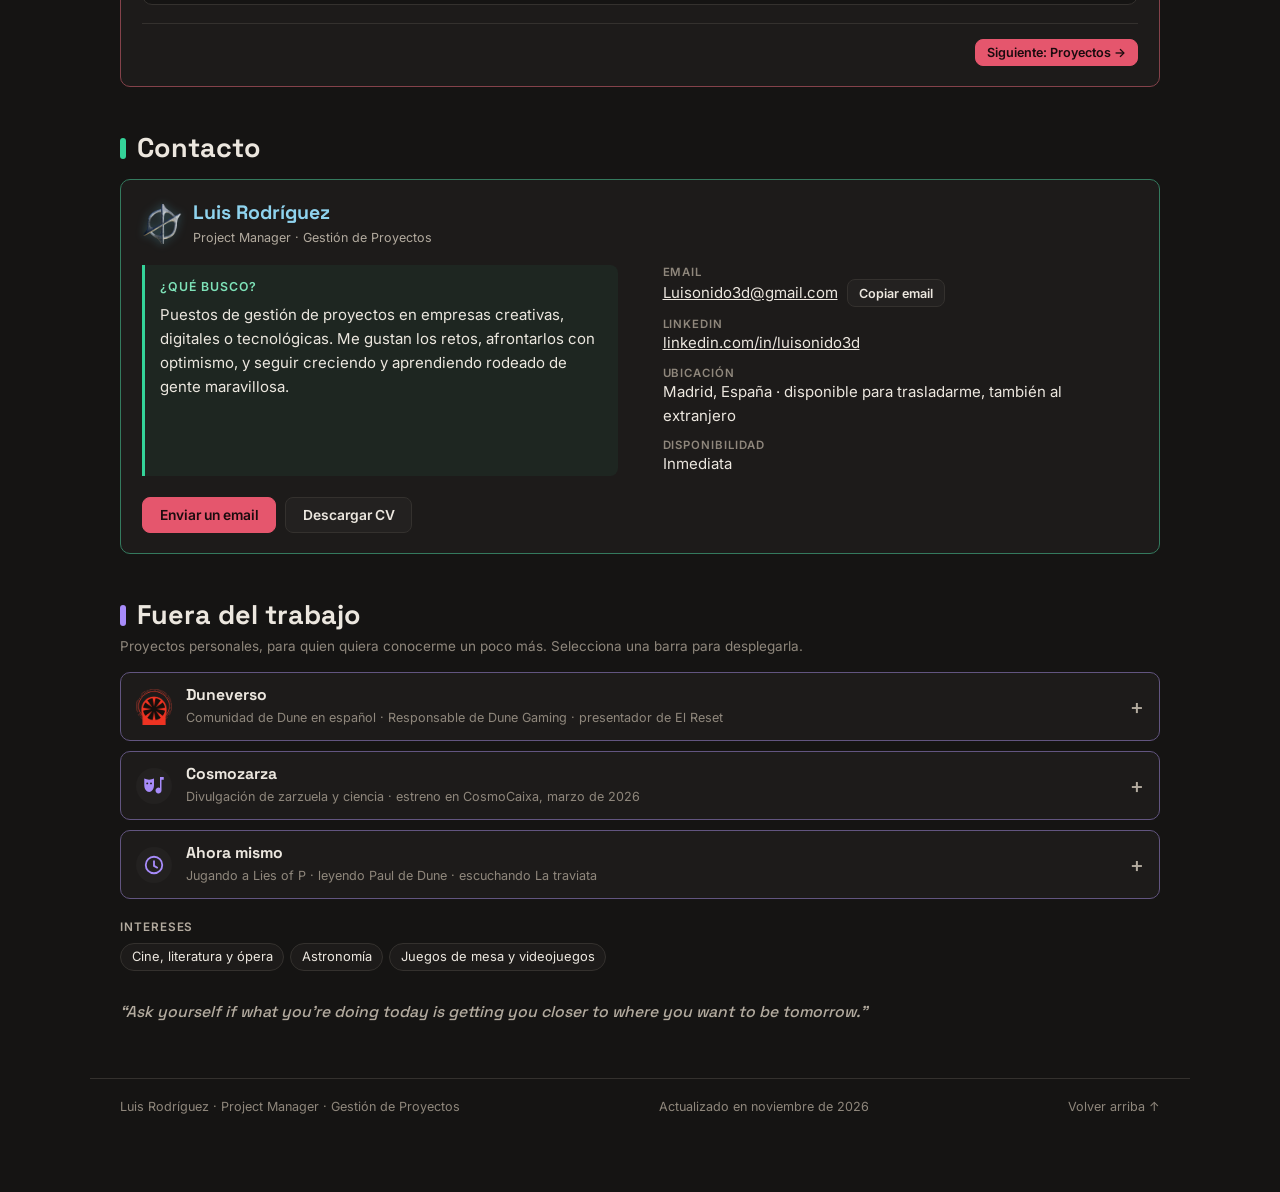
<file: es/project-manager/index.html>
<!doctype html>
<html lang="es"><head><meta charset="utf-8">
<title>Luis Rodríguez — Project Manager</title>
<meta name="description" content="Project Manager con más de 2 años en producción: proyectos para clientes de salud, seguros y turismo, y un videojuego publicado. Incorporación inmediata.">
<meta property="og:type" content="profile">
<meta property="og:title" content="Luis Rodríguez — Project Manager">
<meta property="og:description" content="Project Manager con más de 2 años en producción: proyectos para clientes de salud, seguros y turismo, y un videojuego publicado. Incorporación inmediata.">
<meta property="og:url" content="https://luisonido3d.github.io/es/project-manager/">
<meta property="og:image" content="https://luisonido3d.github.io/img/og.png">
<meta name="twitter:card" content="summary_large_image">
<link rel="icon" href="../../favicon.png" type="image/png">
<meta http-equiv="refresh" content="0; url=../../index.html?p=pm&lang=es">
<script>location.replace("../../index.html?p=pm&lang=es" + location.search.replace(/^\?/, "&"));</script>
</head><body><a href="../../index.html?p=pm&lang=es">Luis Rodríguez — Project Manager</a></body></html>
</file>
<file: styles.css>
/* Portfolio v7 · simple and consistent.
   Two fonts (Space Grotesk for headings, Inter for text), one accent colour used only for
   actions and the current selection, flat cards, no decorative effects. */
:root {
  --bg: #151413; --surface: #1d1b1a; --surface-2: #232120; --line: #34312e;
  --text: #ece7df; --muted: #b3ab9f; --soft: #8f877c;
  --accent: #e5566d; --on-accent: #1a0b0e; --gold: #e2b54a; --edu: #6f6961;
  --radius: 10px;
  --display: "Space Grotesk", system-ui, sans-serif;
  --body: Inter, system-ui, sans-serif;
}
* { box-sizing: border-box; margin: 0; }
html { font-size: 15px; scroll-behavior: smooth; scroll-padding-top: 70px; }
body { background: var(--bg); color: var(--text); font: 1rem/1.6 var(--body); }
a { color: inherit; }
img { max-width: 100%; display: block; }
ul { padding-left: 1.2rem; } li { margin: .25rem 0; }
h1, h2, h3, h4, h5 { font-family: var(--display); line-height: 1.2; }
h2 { font-size: 1.8rem; margin-bottom: .3rem; }
h4 { font-size: 1.08rem; }
mark { background: none; color: var(--accent); }
.headline em { font-style: normal; color: var(--gold); }
.muted { color: var(--muted); }
.hint { color: var(--soft); font-size: .9rem; margin-bottom: 1rem; }
.label { display: block; font: 600 .78rem var(--body); text-transform: uppercase; letter-spacing: .08em; color: var(--muted); margin: 1.6rem 0 .6rem; }
.label.first { margin-top: 0; }
.sr-only { position: absolute; width: 1px; height: 1px; overflow: hidden; clip: rect(0 0 0 0); }
.skip { position: absolute; left: -999px; } .skip:focus { left: 1rem; top: .6rem; z-index: 99; background: var(--accent); color: var(--on-accent); padding: .4rem .8rem; border-radius: 6px; }
:focus-visible { outline: 2px solid var(--accent); outline-offset: 2px; }

/* buttons and chips */
.btn { display: inline-flex; align-items: center; gap: .4rem; padding: .6rem 1.1rem; border: 1px solid var(--line); border-radius: 8px; background: var(--surface-2); color: var(--text); font: 600 .92rem var(--body); text-decoration: none; cursor: pointer; transition: border-color .15s, background .15s; }
.btn:hover { border-color: var(--muted); }
.btn-primary { background: var(--accent); border-color: var(--accent); color: var(--on-accent); }
.btn-primary:hover { background: #ee6d81; border-color: #ee6d81; }
.btn-sm { padding: .35rem .75rem; font-size: .84rem; }
.actions { display: flex; flex-wrap: wrap; gap: .6rem; margin-top: 1.4rem; }
.chips { display: flex; flex-wrap: wrap; gap: .4rem; }
.chip { padding: .2rem .7rem; border: 1px solid var(--line); border-radius: 999px; font-size: .86rem; background: var(--surface); }
.tag { display: inline-block; font: 600 .74rem var(--body); text-transform: uppercase; letter-spacing: .07em; color: var(--muted); }
.tag.work { color: var(--accent); } .tag.game { color: var(--gold); }

/* top bar */
.topbar { position: sticky; top: 0; z-index: 20; display: flex; align-items: center; gap: 1.4rem; padding: .7rem clamp(1rem, 4vw, 2.5rem); background: rgba(21, 20, 19, .94); border-bottom: 1px solid var(--line); }
.brand { display: inline-flex; align-items: center; gap: .5rem; text-decoration: none; }
.emblem { width: 44px; height: 44px; object-fit: contain; filter: brightness(1.45) drop-shadow(0 0 5px rgba(95, 200, 230, .35)); }
.wordmark { height: 36px; width: auto; display: block; }
.nav { display: flex; gap: 1.3rem; margin-left: auto; font-size: .9rem; color: var(--muted); }
.nav a { text-decoration: none; } .nav a:hover { color: var(--text); }
.switch { display: flex; border: 1px solid var(--line); border-radius: 999px; padding: 2px; }
.lang { border: 0; background: none; color: var(--muted); font: 600 .8rem var(--body); padding: .25rem .7rem; border-radius: 999px; cursor: pointer; }
.lang[aria-pressed="true"] { background: var(--text); color: var(--bg); }

main { max-width: 1100px; margin: 0 auto; padding: 0 clamp(1rem, 4vw, 2rem); }
.block { padding-top: 3rem; }

/* hero */
.hero { display: grid; grid-template-columns: 1fr 230px; gap: 4rem; align-items: center; padding: 3rem 0 2.2rem; }
.topbar .status { margin: 0; font-size: .8rem; padding: .15rem .7rem; white-space: nowrap; }
.status { display: inline-flex; align-items: center; gap: .5rem; padding: .25rem .8rem; border: 1px solid rgba(52, 211, 153, .45); border-radius: 999px; background: rgba(52, 211, 153, .08); color: #7ee2b8; font: 600 .86rem var(--body); }
.dot { width: 8px; height: 8px; border-radius: 50%; background: #34d399; }
.eyebrow { margin-top: 0; color: var(--accent); font: 600 .86rem var(--body); text-transform: uppercase; letter-spacing: .1em; }
.hero h1 { font-size: clamp(2.4rem, 5.5vw, 3.6rem); letter-spacing: -.03em; margin: .3rem 0 1.1rem; }
.headline { font: 700 clamp(1.15rem, 2vw, 1.45rem)/1.4 var(--display); max-width: 42ch; }
.intro { color: var(--muted); max-width: 70ch; margin-top: 1.1rem; line-height: 1.7; }
.photo { border-radius: 14px; overflow: hidden; background: #fff; aspect-ratio: 4 / 5; border: 1px solid var(--line); }
.photo img { width: 100%; height: 100%; object-fit: cover; object-position: center 12%; }
.preview { display: flex; flex-wrap: wrap; align-items: center; gap: .4rem; margin-top: 1rem; font-size: .84rem; color: var(--soft); }
.chip-btn { border: 1px dashed var(--soft); background: none; color: var(--muted); border-radius: 999px; padding: .2rem .7rem; font: 500 .82rem var(--body); cursor: pointer; }
.chip-btn[aria-pressed="true"] { border-style: solid; color: var(--text); }

/* key figures + key facts: visible without clicking */
.figures { display: grid; grid-template-columns: repeat(4, 1fr); border: 1px solid var(--line); border-radius: var(--radius); background: var(--surface); }
.figure { padding: .9rem 1.1rem; border-right: 1px solid var(--line); }
.figure:last-child { border-right: 0; }
.figure b { display: block; font: 700 1.5rem/1.2 var(--display); }
.figure span { color: var(--muted); font-size: .88rem; }
.facts dl { display: grid; grid-template-columns: repeat(3, 1fr); gap: .9rem 1.6rem; margin-top: 1.1rem; padding: 1.1rem 1.2rem; border: 1px solid var(--line); border-radius: var(--radius); }
.facts dt { font: 600 .76rem var(--body); text-transform: uppercase; letter-spacing: .08em; color: var(--soft); }
.facts dd { font-size: .95rem; }

/* recommendation */
.rec { margin-top: 1.1rem; }
.rec figure { padding: 1rem 1.2rem; border-left: 3px solid var(--accent); background: var(--surface); border-radius: 0 var(--radius) var(--radius) 0; }
.rec .label { margin: 0 0 .3rem; }
.rec blockquote { font: 500 1.05rem/1.5 var(--display); }
.rec .who { color: var(--muted); font-size: .9rem; margin-top: .4rem; }
.rec details { margin-top: .5rem; } .rec summary { cursor: pointer; color: var(--accent); font-size: .9rem; }
.rec details blockquote { font: 400 .95rem/1.6 var(--body); margin-top: .5rem; }
.rec .source { color: var(--soft); font-size: .8rem; margin-top: .3rem; }

/* tabbed board */
.board { border: 1px solid var(--line); border-radius: var(--radius); background: var(--surface); overflow: hidden; }
.tabs { display: grid; grid-template-columns: repeat(3, 1fr); background: var(--bg); border-bottom: 1px solid var(--line); }
.tab { display: flex; align-items: center; gap: .8rem; padding: .9rem 1.1rem; border: 0; border-right: 1px solid var(--line); border-top: 3px solid transparent; background: none; color: var(--muted); text-align: left; cursor: pointer; font: inherit; }
.tab:last-child { border-right: 0; }
.tab:hover { color: var(--text); background: var(--surface); }
.tab.on { background: var(--surface); color: var(--text); border-top-color: var(--accent); }
.tnum { font: 700 .9rem var(--display); color: var(--soft); }
.tab.on .tnum { color: var(--accent); }
.ttext b { display: block; font: 700 1.02rem var(--display); }
.ttext small { display: block; font-size: .82rem; color: var(--soft); }
.panel { padding: 1.3rem 1.4rem; }
.pnav { display: flex; justify-content: space-between; margin-top: 1.2rem; padding-top: 1rem; border-top: 1px solid var(--line); }

/* roadmap: milestones on a line, not to scale */
.roadmap { position: relative; display: grid; grid-template-columns: repeat(var(--n), 1fr); gap: .5rem; list-style: none; padding: 0; margin: 0 0 .4rem; }
.roadmap::before { content: ""; position: absolute; left: .7rem; right: .7rem; top: 10px; height: 2px; background: var(--line); }
.roadmap li { margin: 0; }
.step { position: relative; display: flex; flex-direction: column; gap: .1rem; width: 100%; height: 100%; padding: 1.7rem .7rem .7rem; border: 1px solid transparent; border-radius: var(--radius); background: none; color: inherit; font: inherit; text-align: left; cursor: pointer; }
.step:hover { background: var(--surface-2); }
.step.on { background: var(--bg); border-color: var(--line); }
.node { position: absolute; top: 4px; left: .7rem; width: 14px; height: 14px; transform: rotate(45deg); background: var(--surface); border: 2px solid var(--muted); }
.step.work .node { border-color: var(--accent); } .step.game .node { border-color: var(--gold); } .step.edu .node { border-color: var(--edu); }
.step.on.work .node { background: var(--accent); } .step.on.game .node { background: var(--gold); } .step.on.edu .node { background: var(--edu); }
.sdate { font: 600 .76rem var(--body); text-transform: uppercase; letter-spacing: .06em; color: var(--soft); }
.step b { font: 700 .95rem/1.25 var(--display); }
.sorg { color: var(--muted); font-size: .84rem; }
.sline { color: var(--soft); font-size: .8rem; line-height: 1.35; margin-top: .2rem; }
.legend { display: flex; flex-wrap: wrap; gap: 1.2rem; margin: .4rem 0 1rem; font-size: .84rem; color: var(--muted); }
.legend span { display: inline-flex; align-items: center; gap: .45rem; }
.lg { width: 9px; height: 9px; transform: rotate(45deg); }
.lg.work { background: var(--accent); } .lg.game { background: var(--gold); } .lg.edu { background: var(--edu); }
.detail { padding: 1rem 1.2rem; border: 1px solid var(--line); border-radius: var(--radius); background: var(--bg); }
.dhead { display: flex; justify-content: space-between; gap: 1rem; }
.dhead h4 { font-size: 1.15rem; }
.dhead time { color: var(--muted); font-size: .9rem; white-space: nowrap; font-variant-numeric: tabular-nums; }
.place { color: var(--muted); font-size: .9rem; }
.mission { font-weight: 600; margin: .6rem 0 .2rem; }
.detail ul { color: var(--muted); }
.also { padding: .8rem 1rem; border: 1px solid var(--line); border-radius: var(--radius); margin-top: .5rem; }
.also span { color: var(--soft); font-size: .88rem; } .also p { color: var(--muted); }

/* projects */
.project { display: grid; grid-template-columns: 320px 1fr; gap: 1rem 1.4rem; padding: 1rem; border: 1px solid var(--line); border-radius: var(--radius); background: var(--bg); }
.project + .project { margin-top: 1rem; }
.project.client { grid-template-columns: 1fr; }
.pimg { display: block; border-radius: 8px; overflow: hidden; align-self: start; }
.pimg img { width: 100%; height: auto; }
.pbody h4 { font-size: 1.3rem; }
.meta { color: var(--muted); font-size: .9rem; margin-bottom: .5rem; } .meta b { color: var(--text); font-weight: 600; }
.pbody > p { margin-top: .3rem; }
.pbody ul { color: var(--muted); margin-top: .4rem; }
.award { display: inline-flex; align-items: center; gap: .55rem; padding: .3rem .7rem; border: 1px solid rgba(226, 181, 74, .4); border-radius: 8px; font-size: .88rem; }
.award img { width: 44px; height: 28px; object-fit: contain; }
.case { grid-column: 1 / -1; border-top: 1px solid var(--line); padding-top: .4rem; }
.case .label { margin-top: 1rem; }
.challenge { color: var(--muted); } .challenge b { color: var(--text); }
.changes { display: grid; grid-template-columns: 1fr 1fr; gap: .8rem 1.4rem; padding: 0; list-style: none; counter-reset: c; }
.changes li { margin: 0; padding-left: 2rem; position: relative; counter-increment: c; }
.changes li::before { content: counter(c); position: absolute; left: 0; top: 0; width: 1.4rem; height: 1.4rem; display: grid; place-items: center; border-radius: 50%; background: var(--surface-2); color: var(--accent); font: 700 .8rem var(--display); }
.changes b { font: 700 .98rem var(--display); }
.changes p { color: var(--muted); font-size: .92rem; }
.result { margin-top: 1.2rem; padding: .8rem 1rem; border-left: 3px solid #34d399; background: rgba(52, 211, 153, .06); border-radius: 0 8px 8px 0; }
.result b { font: 700 .98rem var(--display); } .result ul { margin-top: .3rem; font-size: .94rem; } .result li { margin: .3rem 0; }

/* skills */
.pillars { display: grid; grid-template-columns: repeat(2, 1fr); gap: 1rem; }
.pillar { padding: .9rem 1rem; border: 1px solid var(--line); border-radius: var(--radius); background: var(--bg); }
.pillar p { color: var(--muted); font-size: .92rem; margin-top: .2rem; }
.toolgroups { display: grid; grid-template-columns: repeat(3, 1fr); gap: 1rem 1.4rem; }
.toolgroups h5 { font: 600 .9rem var(--body); margin-bottom: .4rem; }

/* contact */
.contact-grid { display: grid; grid-template-columns: 1fr 1fr; gap: 1.5rem 3rem; margin-top: 1rem; }
.wanted .label { margin-top: 0; }
.wanted p { color: var(--muted); }
.contact-list { display: grid; gap: .7rem; }
.contact-list dt { font: 600 .76rem var(--body); text-transform: uppercase; letter-spacing: .08em; color: var(--soft); }
.contact-list dd { display: flex; flex-wrap: wrap; align-items: center; gap: .6rem; }
.contact-list a { color: var(--text); }

/* beyond work (personal, after contact) */
.beyond { padding-bottom: 1rem; }
.fold { border: 1px solid var(--line); border-radius: var(--radius); background: var(--surface); margin-top: .7rem; }
.fold summary { display: flex; align-items: center; gap: .9rem; padding: .75rem 1rem; cursor: pointer; list-style: none; }
.fold summary::-webkit-details-marker { display: none; }
.fold summary::after { content: "+"; margin-left: auto; font: 500 1.4rem/1 var(--body); color: var(--muted); }
.fold[open] summary::after { content: "−"; }
.fold summary img { width: 36px; height: 36px; object-fit: contain; }
.fold summary b { display: block; font: 700 1.05rem var(--display); }
.fold summary small { color: var(--soft); font-size: .84rem; }
.fold-icon { width: 36px; height: 36px; display: grid; place-items: center; border-radius: 50%; background: var(--surface-2); color: var(--gold); }
.fold-body { padding: .2rem 1.1rem 1.2rem; border-top: 1px solid var(--line); }
.fold-body > p { margin-top: .7rem; }
.numbers { display: flex; flex-wrap: wrap; gap: 2rem; margin: 1rem 0; }
.numbers b { display: block; font: 700 1.3rem var(--display); } .numbers span { color: var(--muted); font-size: .86rem; }
.shows { display: grid; grid-template-columns: 1fr 1fr; gap: 1rem; }
.show { display: grid; gap: .6rem; padding: .8rem; border: 1px solid var(--line); border-radius: var(--radius); background: var(--bg); }
.show p { color: var(--muted); font-size: .92rem; margin-bottom: .5rem; }
.video { position: relative; }
.play { position: absolute; left: 50%; top: 50%; width: 46px; height: 46px; margin: -23px 0 0 -23px; display: grid; place-items: center; border-radius: 50%; background: rgba(0, 0, 0, .65); color: #fff; font-size: 1rem; }
.builds { display: grid; grid-template-columns: 1fr 1fr; gap: 1rem; margin-top: 1rem; }
.build { display: grid; grid-template-columns: 72px 1fr; gap: .9rem; align-items: start; }
.build img { width: 72px; height: 72px; object-fit: cover; border-radius: 8px; image-rendering: pixelated; }
.build p { color: var(--muted); font-size: .9rem; }
.cosmo { display: grid; grid-template-columns: 1.2fr 1fr; gap: 1.5rem; }
.cosmo h4 { margin-top: 1rem; } .cosmo ul { color: var(--muted); font-size: .92rem; }
.cphotos { display: grid; gap: .8rem; margin-top: 1rem; } .cphotos img { border-radius: 8px; }
.interests { margin-top: 1.4rem; }
.interests .label { margin-top: 0; }
.quote { margin: 2rem 0 0; color: var(--muted); font: 500 1.05rem/1.5 var(--display); font-style: italic; }

/* floating contact button */
.fab { position: fixed; right: 1rem; bottom: 1rem; z-index: 30; display: grid; justify-items: end; gap: .5rem; }
.fab-btn { display: inline-flex; align-items: center; gap: .45rem; padding: .6rem 1rem; border: 0; border-radius: 999px; background: var(--accent); color: var(--on-accent); font: 600 .9rem var(--body); cursor: pointer; box-shadow: 0 6px 20px rgba(0, 0, 0, .35); }
.fab-panel { display: grid; gap: .3rem; width: min(290px, calc(100vw - 2rem)); padding: .9rem 1rem; border: 1px solid var(--line); border-radius: var(--radius); background: var(--surface); box-shadow: 0 12px 30px rgba(0, 0, 0, .45); }
.fab-panel[hidden] { display: none; }
.fab-panel .label { margin: .5rem 0 0; } .fab-panel .label:first-child { margin-top: 0; }
.fab-panel a:not(.btn) { word-break: break-all; }
.fab-panel .btn { justify-self: start; margin-top: .3rem; }

.footer { display: flex; flex-wrap: wrap; justify-content: space-between; gap: .6rem; max-width: 1100px; margin: 2.5rem auto 0; padding: 1.2rem clamp(1rem, 4vw, 2rem) 5rem; border-top: 1px solid var(--line); color: var(--soft); font-size: .84rem; }
.footer a { text-decoration: none; }

/* small screens */
@media (max-width: 860px) {
  .topbar { flex-wrap: wrap; row-gap: .4rem; }
  .nav { order: 3; width: 100%; margin-left: 0; overflow-x: auto; gap: 1rem; padding-bottom: .2rem; white-space: nowrap; scrollbar-width: none; }
  .nav::-webkit-scrollbar { display: none; }
  .roadmap { grid-template-columns: 1fr; gap: .2rem; }
  .roadmap::before { left: 10px; right: auto; top: .5rem; bottom: .5rem; width: 2px; height: auto; }
  .step { padding: .6rem .7rem .6rem 2.1rem; }
  .node { top: .85rem; left: 4px; }
  .switch { margin-left: auto; }
  .hero { grid-template-columns: 1fr 120px; gap: 1rem; align-items: start; padding-top: 1.4rem; }
  .figures { grid-template-columns: 1fr 1fr; }
  .figure:nth-child(2) { border-right: 0; } .figure:nth-child(-n+2) { border-bottom: 1px solid var(--line); }
  .facts dl, .contact-grid, .pillars, .toolgroups, .shows, .builds, .cosmo, .changes { grid-template-columns: 1fr; }
  .tabs { grid-template-columns: 1fr; }
  .tab { border-right: 0; border-top: 0; border-left: 3px solid transparent; border-bottom: 1px solid var(--line); }
  .tab.on { border-left-color: var(--accent); }
  .project { grid-template-columns: 1fr; }
  .panel { padding: 1rem; }
  .fab-btn span { display: none; }
  .fab-btn { padding: .75rem; }
}
@media (max-width: 480px) {
  .hero { grid-template-columns: 1fr; }
  .photo { width: 120px; order: -1; }
}
@media (prefers-reduced-motion: reduce) { html { scroll-behavior: auto; } }

/* ============ v10 ============ */
/* subtle production-grid background, faded so it never sits behind the text */
body { background-image: linear-gradient(rgba(255,255,255,.028) 1px, transparent 1px), linear-gradient(90deg, rgba(255,255,255,.028) 1px, transparent 1px); background-size: 48px 48px; background-attachment: fixed; }
main, .board, .figures, .facts dl, .rec figure, .fold { position: relative; z-index: 1; }
.figures, .board, .fold, .rec figure { background-color: var(--surface); }
.facts dl { background: var(--bg); }

/* retro pixel cursor: arrow by default, pixel hand on anything clickable, standard I-beam for text */
html { cursor: url("img/cursor.svg") 1 1, auto; }
a, button, summary, [role="tab"], .step, label { cursor: url("img/cursor-hand.svg") 10 1, pointer; }
input, textarea { cursor: text; }

/* margin pixel art */
.doodles { position: absolute; left: 0; top: 0; width: 100%; pointer-events: none; z-index: 0; overflow: hidden; }
.dd { position: absolute; opacity: .35; }
@media (max-width: 860px) { .topbar .status { order: 2; } }
@media (max-width: 480px) { .topbar .status { display: none; } }

@media (max-width: 480px) { .wordmark { display: none; } }
/* tools: at most three per row (3 + 2), short groups stay on one line */
.toolgroups .chips { display: grid; grid-template-columns: repeat(3, max-content); gap: .4rem; }

/* ============ v12 · section colours ============ */
:root { --sec-top: #5fb4d6; --sec-work: #e5566d; --sec-contact: #34d399; --sec-beyond: #a78bfa; }
.figures, .facts dl, .rec figure { border-color: color-mix(in srgb, var(--sec-top) 45%, var(--line)); }
.rec figure { border-left-color: var(--sec-top); }
.rec summary { color: var(--sec-top); }
#work .board { border-color: color-mix(in srgb, var(--sec-work) 45%, var(--line)); }
#contact .contact-card { padding: 1.3rem 1.4rem; border: 1px solid color-mix(in srgb, var(--sec-contact) 45%, var(--line)); border-radius: var(--radius); background: var(--surface); margin-top: 1rem; }
#beyond .fold { border-color: color-mix(in srgb, var(--sec-beyond) 40%, var(--line)); }
#beyond .fold-icon { color: var(--sec-beyond); }
#work > div > h2, #contact > h2, #beyond > h2 { display: flex; align-items: center; gap: .7rem; }
#work > div > h2::before, #contact > h2::before, #beyond > h2::before { content: ""; width: 6px; height: 1.4rem; border-radius: 3px; background: var(--c); }
#work { --c: var(--sec-work); } #contact { --c: var(--sec-contact); } #beyond { --c: var(--sec-beyond); }
/* where am I: top-menu item of the current section */
.nav a { padding-bottom: 2px; border-bottom: 2px solid transparent; }
.nav a.here { color: var(--text); }
[data-section="work"] .nav a.here { border-color: var(--sec-work); }
[data-section="contact"] .nav a.here { border-color: var(--sec-contact); }
[data-section="beyond"] .nav a.here { border-color: var(--sec-beyond); }

/* what I'm looking for stands out */
.wanted { padding: .9rem 1rem; border-left: 3px solid var(--sec-contact); background: rgba(52, 211, 153, .06); border-radius: 0 8px 8px 0; }
.wanted .label { color: #7ee2b8; font-size: .82rem; }
.wanted p { color: var(--text); }

/* top bar: status on the right, next to the menu */
.topbar .status { order: 0; }
.nav { margin-left: auto; }

/* tools: their own box, one tone per group */
.toolbox { margin-top: 1.6rem; padding: 1.1rem 1.2rem; border: 1px solid var(--line); border-radius: var(--radius); background: var(--surface-2); }
.toolbox > h4 { font-size: 1.1rem; margin-bottom: .2rem; }
.toolbox .hint { margin-bottom: .9rem; }
.toolgroups > div { padding: .7rem .8rem; border-radius: 8px; border-top: 3px solid var(--tone); background: var(--bg); }
.toolgroups h5 { color: var(--tone); }
.toolgroups .chip { border-color: color-mix(in srgb, var(--tone) 45%, var(--line)); }
.tone-0 { --tone: #5fb4d6; } .tone-1 { --tone: #e2b54a; } .tone-2 { --tone: #7ee2b8; }

/* Cosmozarza: more air */
.fold-body { padding-top: 1rem; }
.cosmo p { margin-bottom: .8rem; }
.cosmo p.role { color: var(--text); font-weight: 500; }

@media (max-width: 860px) {
  .wordmark { height: 30px; }
  .topbar .status { order: 2; }
}

/* ============ v13 ============ */
/* top bar: menu | logo + name (centre) | status, contact, language */
.topbar { display: grid; grid-template-columns: 1fr auto 1fr; gap: 1rem; padding: .55rem clamp(1rem, 3vw, 2rem); }
.topbar .nav { margin: 0; justify-self: start; }
.brand { justify-self: center; gap: .6rem; }
.emblem { width: 52px; height: 52px; }
.brand-name { font: 700 1.45rem var(--display); letter-spacing: -.02em; color: #8fd3ee; text-shadow: 0 0 18px rgba(95, 180, 214, .35); white-space: nowrap; }
.bar-right { justify-self: end; display: flex; align-items: center; gap: .7rem; }
.topbar .status { order: 0; }
.contact-pop { position: relative; }
.contact-pop .fab-panel { position: absolute; right: 0; top: calc(100% + .6rem); z-index: 40; }
@media (max-width: 1240px) {
  .topbar { grid-template-columns: auto 1fr; row-gap: .3rem; }
  .brand { justify-self: start; grid-column: 1; grid-row: 1; }
  .bar-right { grid-column: 2; grid-row: 1; }
  .topbar .nav { grid-column: 1 / -1; grid-row: 2; width: 100%; overflow-x: auto; white-space: nowrap; scrollbar-width: none; }
}
@media (max-width: 640px) {
  .emblem { width: 40px; height: 40px; } .brand-name { font-size: 1.15rem; }
  .topbar .status { display: none; }
  .bar-right { gap: .4rem; }
}
/* hero: no buttons now, keep the rhythm */
.hero-text .intro { margin-bottom: .2rem; }
/* headline: never split the highlighted words, balance the lines */
.headline { text-wrap: balance; }
.headline mark, .headline em { white-space: nowrap; }
/* contact: name repeated */
.contact-name { display: flex; align-items: center; gap: .7rem; margin-bottom: 1.1rem; }
.contact-name b { display: block; font: 700 1.3rem var(--display); color: #8fd3ee; }
.contact-name small { color: var(--muted); }
.contact-name img { filter: brightness(1.45) drop-shadow(0 0 5px rgba(95, 200, 230, .35)); }
/* right now */
.now .fold-body { padding-top: .8rem; }
.now > h3 { font-size: 1.15rem; }
.now-grid { display: grid; grid-template-columns: 1fr 1fr 2fr; gap: 1rem; }
.now-item { display: grid; gap: .5rem; align-content: start; }
.now-item > a:not(.video) img, .now-item > img { width: 100%; max-width: 150px; height: auto; aspect-ratio: 2 / 3; object-fit: cover; border-radius: 6px; border: 1px solid var(--line); }
.now-item .video img { width: 100%; height: auto; aspect-ratio: 16 / 9; object-fit: cover; }
.now-item h4 { font-size: 1rem; } .now-item p { color: var(--muted); font-size: .86rem; }
.now-item .tag { color: var(--sec-beyond); }
.now-item.plain { grid-column: 1 / -1; padding-top: .8rem; border-top: 1px solid var(--line); display: flex; align-items: center; gap: 1.2rem; flex-wrap: wrap; }
.embed { position: relative; aspect-ratio: 16 / 9; border-radius: 8px; overflow: hidden; border: 1px solid var(--line); background: #000; }
.embed iframe { position: absolute; inset: 0; width: 100%; height: 100%; border: 0; }
@media (max-width: 860px) { .now-grid { grid-template-columns: 1fr 1fr; } .now-item.music { grid-column: 1 / -1; } }
/* sandworm easter egg */
html.worm, html.worm * { cursor: none !important; }
#wormfx { position: fixed; inset: 0; pointer-events: none; z-index: 9999; image-rendering: pixelated; }
.worm-toast { position: fixed; left: 50%; bottom: 1.4rem; transform: translateX(-50%); z-index: 10000; padding: .6rem 1rem; border: 1px solid #c99a5b; border-radius: 999px; background: #1d1813; color: #f1d9ad; font: 600 .9rem var(--body); box-shadow: 0 10px 30px rgba(0,0,0,.5); }

/* ============ v14 ============ */
/* headline on two lines on desktop */
.headline { max-width: none; font-size: clamp(1.1rem, 1.75vw, 1.4rem); }
/* public-facing highlight (General) */
.pubgrid { display: grid; grid-template-columns: 1fr 1fr; gap: 1rem; margin: .8rem 0 1rem; }
.pubgrid > div { padding: .8rem .9rem; border: 1px solid var(--line); border-radius: 8px; background: var(--surface); }
.pubgrid b { display: block; font: 700 1rem var(--display); } .pubgrid small { color: var(--accent); font-size: .82rem; }
.pubgrid p { color: var(--muted); font-size: .9rem; margin-top: .3rem; }
@media (max-width: 860px) { .pubgrid { grid-template-columns: 1fr; } }
</file>
